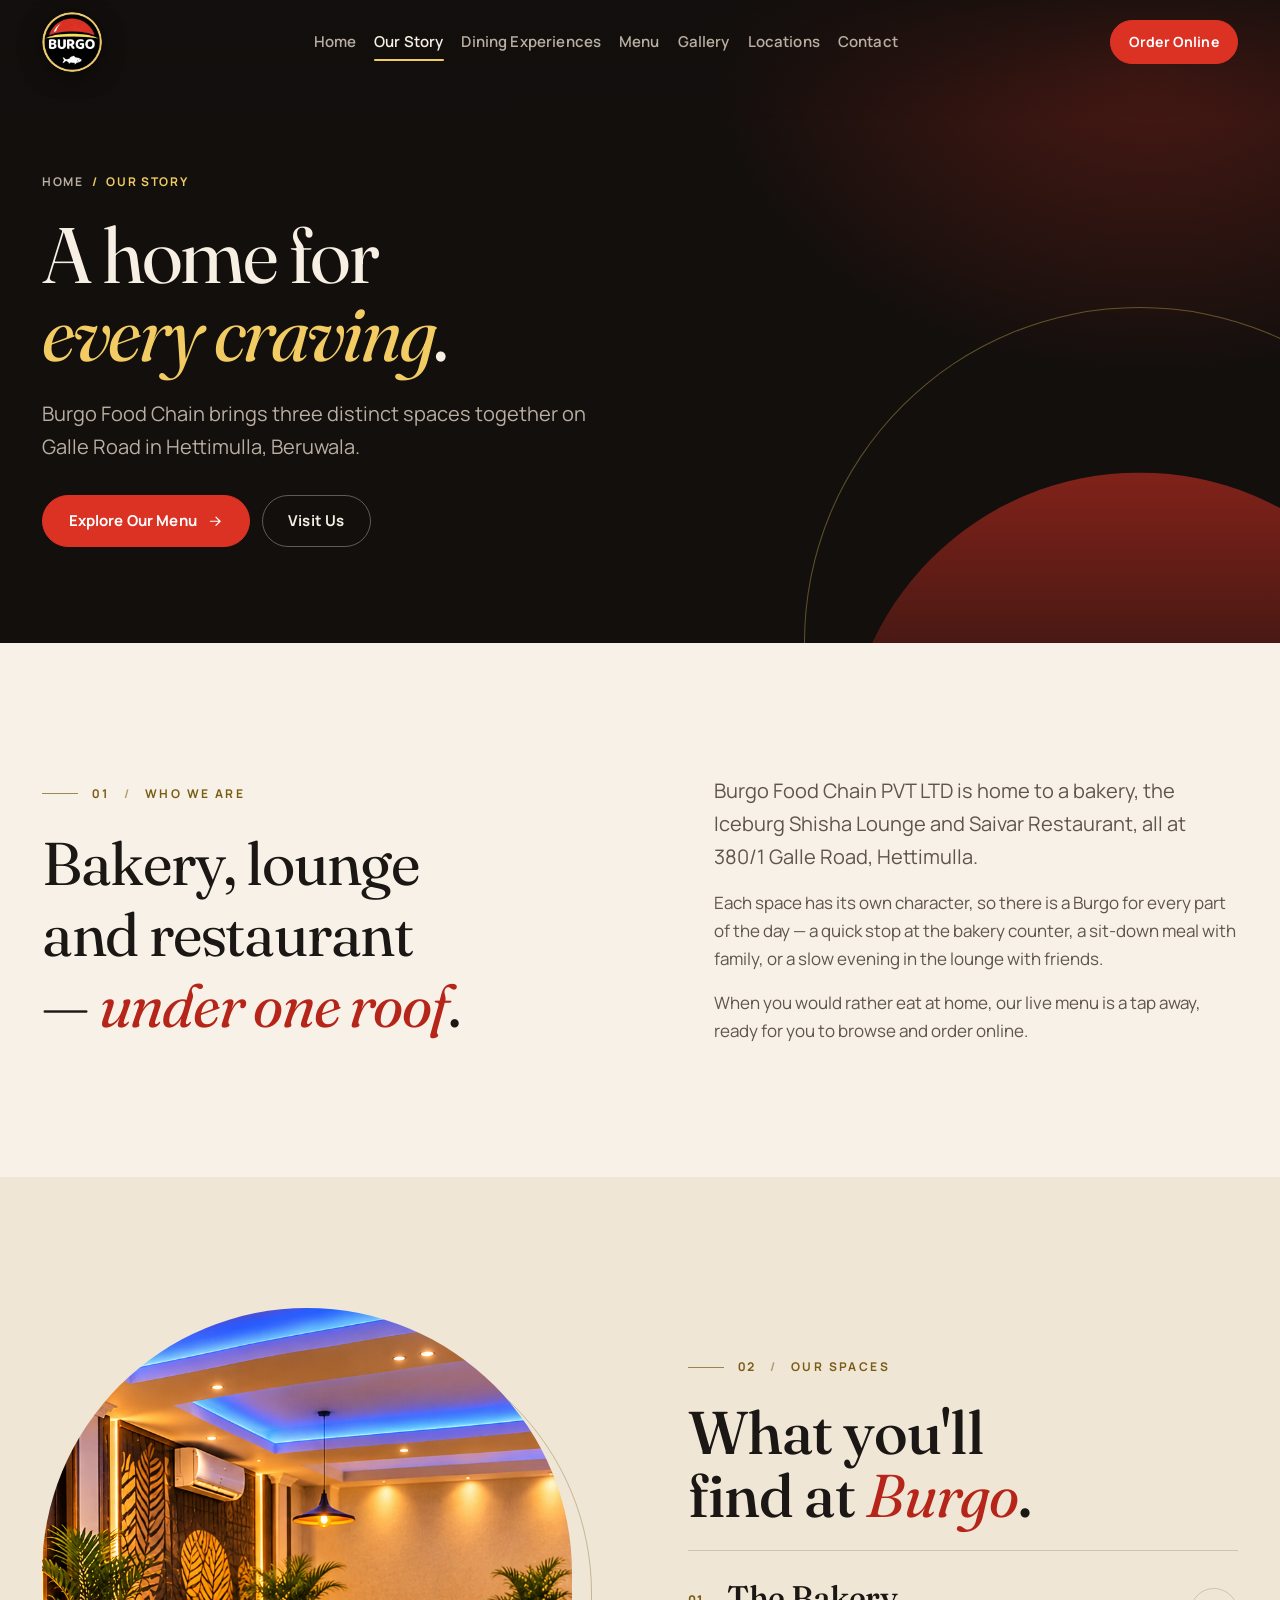
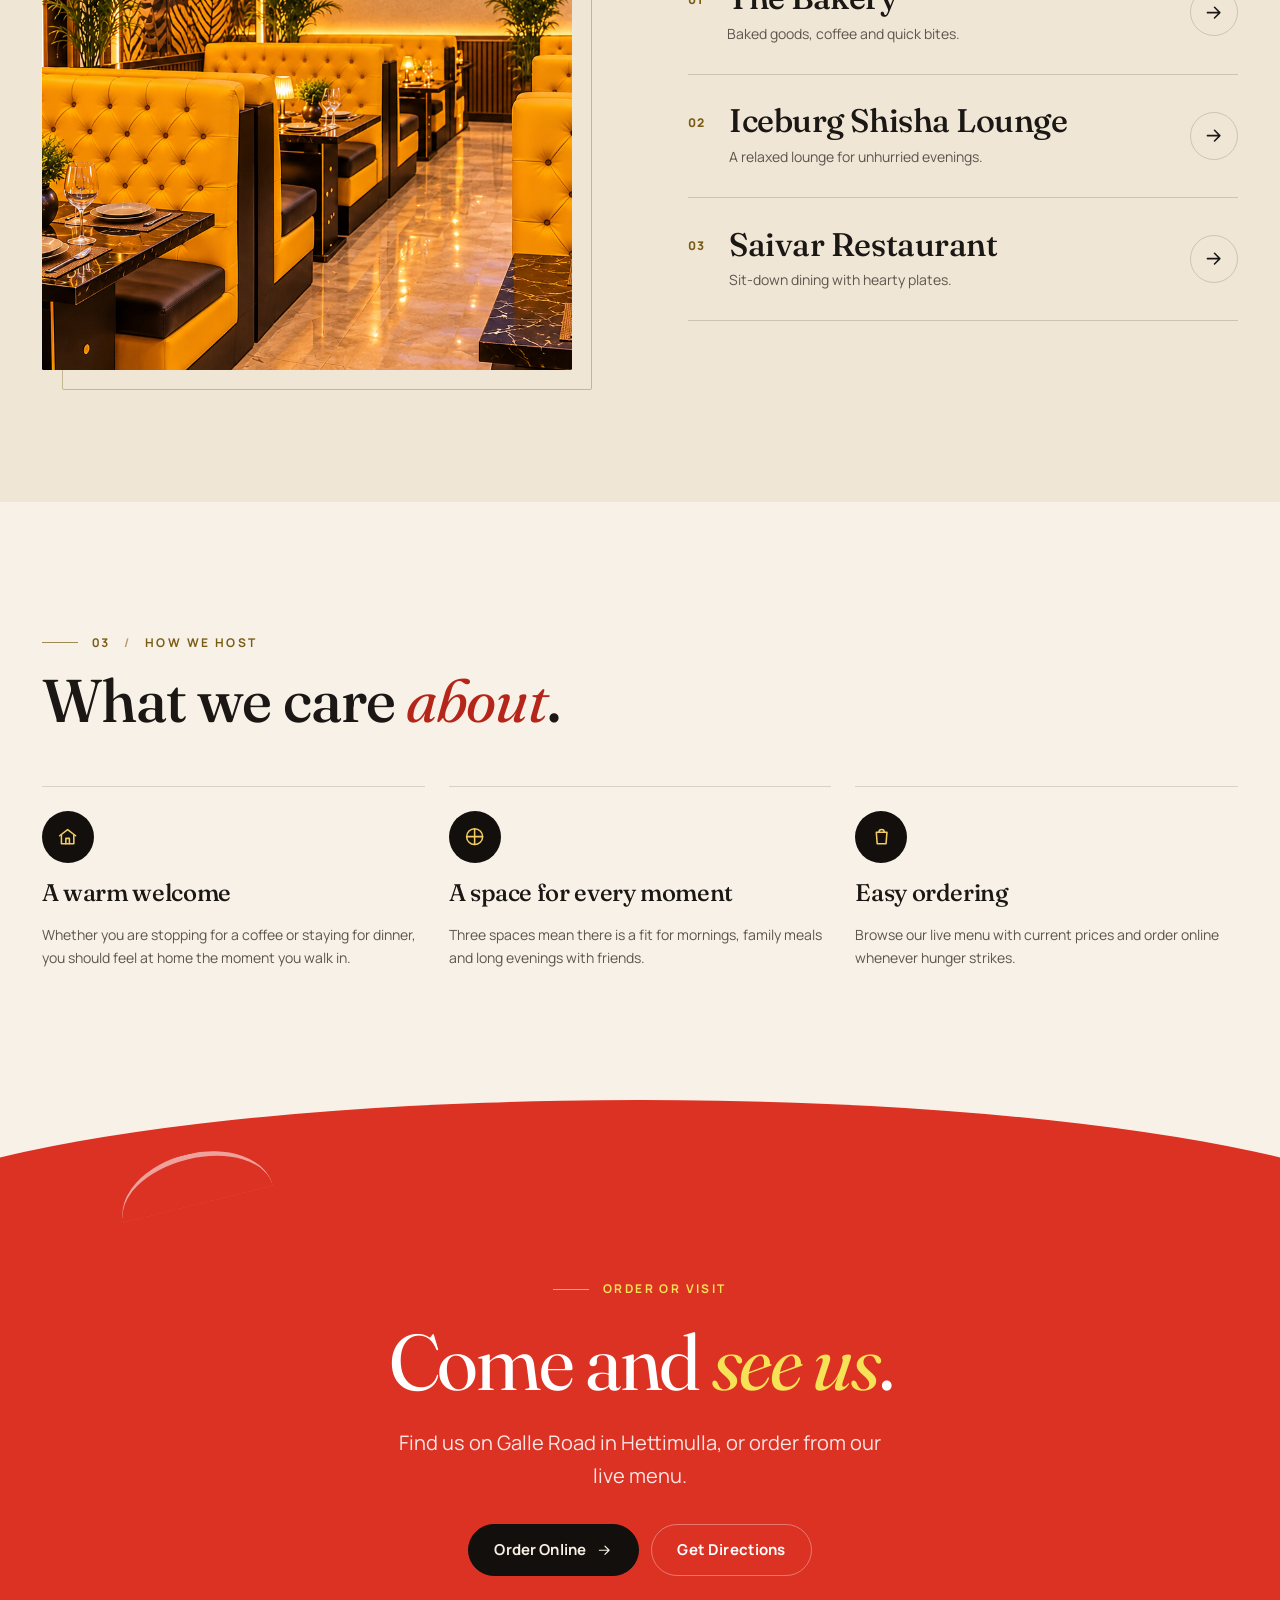
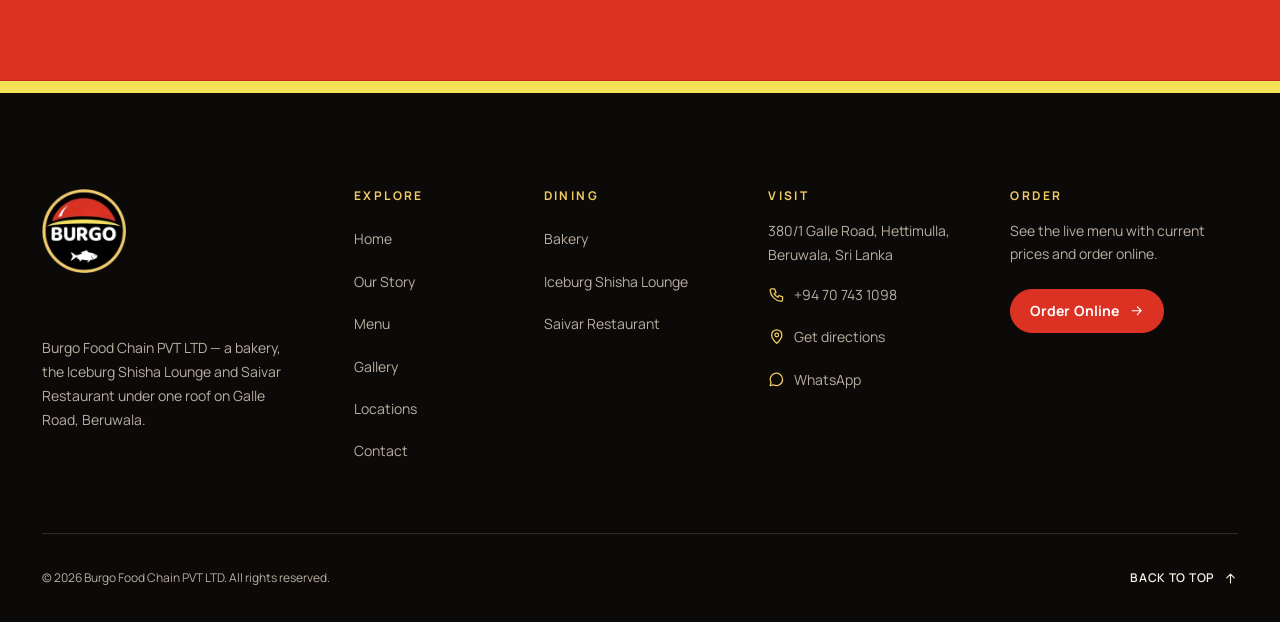
<file: about.html>
﻿<!DOCTYPE html>
<html lang="en">
<head>
  <meta charset="UTF-8">
  <meta name="viewport" content="width=device-width, initial-scale=1, viewport-fit=cover">
  <title>Our Story | Burgo Food Chain, Beruwala</title>
  <meta name="description" content="Meet Burgo Food Chain PVT LTD: a bakery, the Iceburg Shisha Lounge and Saivar Restaurant under one roof at 380/1 Galle Road, Hettimulla, Beruwala.">
  <link rel="canonical" href="https://burgofc.com/about.html">
  <meta name="theme-color" content="#120F0D">

  <meta property="og:type" content="website">
  <meta property="og:site_name" content="Burgo Food Chain">
  <meta property="og:url" content="https://burgofc.com/about.html">
  <meta property="og:title" content="Our Story | Burgo Food Chain">
  <meta property="og:description" content="A bakery, a shisha lounge and a restaurant under one roof on Galle Road, Beruwala.">
  <meta property="og:image" content="https://burgofc.com/assets/images/og-image.jpg">
  <meta name="twitter:card" content="summary_large_image">

  <link rel="icon" href="assets/icons/favicon.ico" sizes="48x48">
  <link rel="icon" type="image/png" href="assets/icons/favicon-32.png" sizes="32x32">
  <link rel="apple-touch-icon" href="assets/icons/apple-touch-icon.png">
  <link rel="manifest" href="site.webmanifest">

  <link rel="preconnect" href="https://fonts.googleapis.com">
  <link rel="preconnect" href="https://fonts.gstatic.com" crossorigin>
  <link rel="stylesheet" href="https://fonts.googleapis.com/css2?family=Fraunces:ital,opsz,wght@0,9..144,300..600;1,9..144,300..600&family=Manrope:wght@400;500;600;700;800&display=swap">
  <link rel="stylesheet" href="css/style.css">
  <script>document.documentElement.classList.add('js');</script>
</head>
<body id="top">
  <a class="skip-link" href="#main">Skip to content</a>

  <!-- ============ Header ============ -->
  <header class="site-header" data-header>
    <div class="container container--wide site-header__inner">
      <a class="brand" href="index.html" aria-label="Burgo Food Chain home">
        <img class="brand__logo" src="assets/images/brand/burgo-logo-192.webp" width="60" height="60" alt="Burgo Food Chain logo">
      </a>

      <nav class="primary-nav" aria-label="Primary">
        <ul class="primary-nav__list" role="list">
          <li><a class="primary-nav__link" href="index.html">Home</a></li>
          <li><a class="primary-nav__link" href="about.html" aria-current="page">Our Story</a></li>
          <li><a class="primary-nav__link" href="experiences.html">Dining Experiences</a></li>
          <li><a class="primary-nav__link" href="menu.html">Menu</a></li>
          <li><a class="primary-nav__link" href="gallery.html">Gallery</a></li>
          <li><a class="primary-nav__link" href="locations.html">Locations</a></li>
          <li><a class="primary-nav__link" href="locations.html#contact">Contact</a></li>
        </ul>
      </nav>

      <div class="site-header__actions">
        <a class="btn btn--primary btn--sm" href="menu.html#order" data-link="order"><span>Order<span class="site-header__order-extra"> Online</span></span></a>
        <button class="menu-toggle" type="button" aria-expanded="false" aria-controls="mobile-menu" data-menu-toggle>
          <span class="visually-hidden">Open menu</span>
          <span class="menu-toggle__bars" aria-hidden="true"></span>
        </button>
      </div>
    </div>
  </header>

  <div class="mobile-menu" id="mobile-menu" data-mobile-menu inert>
    <div class="mobile-menu__backdrop" data-menu-close></div>
    <div class="mobile-menu__panel" role="dialog" aria-modal="true" aria-label="Site menu">
      <div class="mobile-menu__head">
        <a class="mobile-menu__brand" href="index.html">
          <img src="assets/images/brand/burgo-logo-96.webp" width="40" height="40" alt="">
          <span>Burgo Food Chain</span>
        </a>
        <button class="icon-btn mobile-menu__close" type="button" data-menu-close>
          <span class="visually-hidden">Close menu</span>
          <svg class="icon" viewBox="0 0 24 24" aria-hidden="true"><path d="M6 6l12 12M18 6L6 18"/></svg>
        </button>
      </div>
      <nav class="mobile-menu__nav" aria-label="Mobile">
        <ul class="mobile-menu__list" role="list">
          <li class="mobile-menu__item"><a class="mobile-menu__link" href="index.html"><span class="mobile-menu__num">01</span>Home</a></li>
          <li class="mobile-menu__item"><a class="mobile-menu__link" href="about.html" aria-current="page"><span class="mobile-menu__num">02</span>Our Story</a></li>
          <li class="mobile-menu__item"><a class="mobile-menu__link" href="experiences.html"><span class="mobile-menu__num">03</span>Dining Experiences</a></li>
          <li class="mobile-menu__item"><a class="mobile-menu__link" href="menu.html"><span class="mobile-menu__num">04</span>Menu</a></li>
          <li class="mobile-menu__item"><a class="mobile-menu__link" href="gallery.html"><span class="mobile-menu__num">05</span>Gallery</a></li>
          <li class="mobile-menu__item"><a class="mobile-menu__link" href="locations.html"><span class="mobile-menu__num">06</span>Locations</a></li>
          <li class="mobile-menu__item"><a class="mobile-menu__link" href="locations.html#contact"><span class="mobile-menu__num">07</span>Contact</a></li>
        </ul>
      </nav>
      <div class="mobile-menu__footer theme-dark">
        <a class="btn btn--primary btn--block" href="menu.html#order" data-link="order">
          Order Online
          <svg class="icon icon--arrow" viewBox="0 0 24 24" aria-hidden="true"><path d="M5 12h14M13 6l6 6-6 6"/></svg>
        </a>
        <div class="mobile-menu__row">
          <a class="btn btn--ghost btn--sm" href="tel:+94707431098" data-link="call">Call</a>
          <a class="btn btn--ghost btn--sm" href="https://wa.me/94707431098" data-link="whatsapp">WhatsApp</a>
        </div>
        <address class="mobile-menu__address">380/1 Galle Road, Hettimulla, Beruwala</address>
      </div>
    </div>
  </div>

  <main id="main">

    <!-- ============ Page hero ============ -->
    <section class="page-hero theme-dark" aria-labelledby="page-title">
      <div class="page-hero__dome" aria-hidden="true"></div>
      <div class="container">
        <nav class="breadcrumb" aria-label="Breadcrumb" data-enter>
          <ol>
            <li><a href="index.html">Home</a></li>
            <li><span aria-current="page">Our Story</span></li>
          </ol>
        </nav>
        <h1 class="page-hero__title" id="page-title" data-enter style="--enter-delay: 120">A home for <em>every craving</em>.</h1>
        <p class="page-hero__lead" data-enter style="--enter-delay: 240">Burgo Food Chain brings three distinct spaces together on Galle Road in Hettimulla, Beruwala.</p>
        <div class="btn-group btn-group--stack-sm" data-enter style="--enter-delay: 360">
          <a class="btn btn--primary" href="menu.html">
            Explore Our Menu
            <svg class="icon icon--arrow" viewBox="0 0 24 24" aria-hidden="true"><path d="M5 12h14M13 6l6 6-6 6"/></svg>
          </a>
          <a class="btn btn--ghost" href="locations.html">Visit Us</a>
        </div>
      </div>
    </section>

    <!-- ============ Who we are ============ -->
    <section class="section theme-light" aria-labelledby="who-title">
      <div class="container">
        <div class="intro-split">
          <div data-reveal>
            <p class="eyebrow"><span class="eyebrow__num">01</span>Who we are</p>
            <h2 class="display" id="who-title" style="margin-top: var(--space-5)">Bakery, lounge and restaurant — <em>under one roof</em>.</h2>
          </div>
          <!-- PLACEHOLDER COPY: replace with Burgo's verified history (founding year, founders, milestones) when available -->
          <div class="prose" data-reveal>
            <p class="lead">Burgo Food Chain PVT LTD is home to a bakery, the Iceburg Shisha Lounge and Saivar Restaurant, all at 380/1 Galle Road, Hettimulla.</p>
            <p>Each space has its own character, so there is a Burgo for every part of the day — a quick stop at the bakery counter, a sit-down meal with family, or a slow evening in the lounge with friends.</p>
            <p>When you would rather eat at home, our live menu is a tap away, ready for you to browse and order online.</p>
          </div>
        </div>
      </div>
    </section>

    <!-- ============ Our spaces ============ -->
    <section class="section theme-alt" aria-labelledby="spaces-title">
      <div class="container">
        <div class="feature">
          <figure class="feature__media-wrap" data-reveal>
            <div class="ring-deco" aria-hidden="true"></div>
            <div class="media media--arch media--portrait">
              <!-- PLACEHOLDER IMAGE: replace with an official photo of Burgo (4:5) -->
              <img src="assets/images/photos/story-dining-room.jpg?v=9" width="604" height="756" loading="lazy" decoding="async" alt="Yellow booth seating in the Burgo dining room">
            </div>
          </figure>

          <div class="feature__body" data-reveal>
            <p class="eyebrow"><span class="eyebrow__num">02</span>Our spaces</p>
            <h2 class="feature__title" id="spaces-title">What you'll find at <em>Burgo</em>.</h2>
            <ul class="index-list" role="list" style="width: 100%">
              <li class="index-list__item">
                <span class="index-list__num">01</span>
                <div>
                  <h3 class="index-list__title"><a href="experiences.html#bakery">The Bakery</a></h3>
                  <p class="index-list__desc">Baked goods, coffee and quick bites.</p>
                </div>
                <span class="index-list__arrow" aria-hidden="true"><svg class="icon" viewBox="0 0 24 24"><path d="M5 12h14M13 6l6 6-6 6"/></svg></span>
              </li>
              <li class="index-list__item">
                <span class="index-list__num">02</span>
                <div>
                  <h3 class="index-list__title"><a href="experiences.html#iceburg">Iceburg Shisha Lounge</a></h3>
                  <p class="index-list__desc">A relaxed lounge for unhurried evenings.</p>
                </div>
                <span class="index-list__arrow" aria-hidden="true"><svg class="icon" viewBox="0 0 24 24"><path d="M5 12h14M13 6l6 6-6 6"/></svg></span>
              </li>
              <li class="index-list__item">
                <span class="index-list__num">03</span>
                <div>
                  <h3 class="index-list__title"><a href="experiences.html#saivar">Saivar Restaurant</a></h3>
                  <p class="index-list__desc">Sit-down dining with hearty plates.</p>
                </div>
                <span class="index-list__arrow" aria-hidden="true"><svg class="icon" viewBox="0 0 24 24"><path d="M5 12h14M13 6l6 6-6 6"/></svg></span>
              </li>
            </ul>
          </div>
        </div>
      </div>
    </section>

    <!-- ============ How we host ============ -->
    <section class="section theme-light" aria-labelledby="values-title">
      <div class="container">
        <div class="section-head">
          <p class="eyebrow" data-reveal><span class="eyebrow__num">03</span>How we host</p>
          <h2 class="section-head__title" id="values-title" data-reveal>What we care <em>about</em>.</h2>
        </div>

        <!-- PLACEHOLDER COPY: confirm these values with Burgo management -->
        <div class="values" data-reveal-stagger>
          <article class="value">
            <span class="value__icon"><svg class="icon" viewBox="0 0 24 24" aria-hidden="true"><path d="M3 11l9-7 9 7"/><path d="M5 10v10h14V10"/><path d="M10 20v-6h4v6"/></svg></span>
            <h3 class="value__title">A warm welcome</h3>
            <p class="value__text">Whether you are stopping for a coffee or staying for dinner, you should feel at home the moment you walk in.</p>
          </article>
          <article class="value">
            <span class="value__icon"><svg class="icon" viewBox="0 0 24 24" aria-hidden="true"><circle cx="12" cy="12" r="9"/><path d="M12 3v18M3 12h18"/></svg></span>
            <h3 class="value__title">A space for every moment</h3>
            <p class="value__text">Three spaces mean there is a fit for mornings, family meals and long evenings with friends.</p>
          </article>
          <article class="value">
            <span class="value__icon"><svg class="icon" viewBox="0 0 24 24" aria-hidden="true"><path d="M6 7h12l-1 13H7L6 7z"/><path d="M9 7a3 3 0 0 1 6 0"/></svg></span>
            <h3 class="value__title">Easy ordering</h3>
            <p class="value__text">Browse our live menu with current prices and order online whenever hunger strikes.</p>
          </article>
        </div>
      </div>
    </section>

    <!-- ============ CTA band ============ -->
    <section class="cta-band cta-band--on-light theme-red" aria-labelledby="cta-title">
      <span class="cta-band__gloss" aria-hidden="true"></span>
      <div class="container cta-band__inner">
        <p class="eyebrow" data-reveal>Order or visit</p>
        <h2 class="cta-band__title" id="cta-title" data-reveal>Come and <em>see us</em>.</h2>
        <p class="cta-band__text" data-reveal>Find us on Galle Road in Hettimulla, or order from our live menu.</p>
        <div class="btn-group btn-group--stack-sm" data-reveal>
          <a class="btn btn--dark" href="menu.html#order" data-link="order">
            Order Online
            <svg class="icon icon--arrow" viewBox="0 0 24 24" aria-hidden="true"><path d="M5 12h14M13 6l6 6-6 6"/></svg>
          </a>
          <a class="btn btn--ghost" href="https://www.google.com/maps/search/?api=1&amp;query=380%2F1%20Galle%20Road%2C%20Hettimulla%2C%20Beruwala" data-link="directions">Get Directions</a>
        </div>
      </div>
      <span class="cta-band__rim" aria-hidden="true"></span>
    </section>
  </main>

  <!-- ============ Footer ============ -->
  <footer class="site-footer theme-dark">
    <div class="container container--wide">
      <div class="site-footer__top">
        <div class="site-footer__brand">
          <img class="site-footer__logo" src="assets/images/brand/burgo-logo-192.webp" width="84" height="84" loading="lazy" alt="Burgo Food Chain logo">
          <p class="site-footer__intro">Burgo Food Chain PVT LTD — a bakery, the Iceburg Shisha Lounge and Saivar Restaurant under one roof on Galle Road, Beruwala.</p>
          <div class="social" data-hide-if-empty>
            <a class="social__link" href="#" data-social="instagram" aria-label="Burgo on Instagram"><svg class="icon" viewBox="0 0 24 24" aria-hidden="true"><rect x="3" y="3" width="18" height="18" rx="5"/><circle cx="12" cy="12" r="4"/><circle cx="17.5" cy="6.5" r=".6"/></svg></a>
            <a class="social__link" href="#" data-social="facebook" aria-label="Burgo on Facebook"><svg class="icon" viewBox="0 0 24 24" aria-hidden="true"><path d="M14 8h3V4h-3a4 4 0 0 0-4 4v3H7v4h3v6h4v-6h3l1-4h-4V8.5a.5.5 0 0 1 .5-.5z"/></svg></a>
            <a class="social__link" href="#" data-social="tiktok" aria-label="Burgo on TikTok"><svg class="icon" viewBox="0 0 24 24" aria-hidden="true"><path d="M14 3v11.5a3.5 3.5 0 1 1-3.5-3.5"/><path d="M14 3c.5 2.8 2.4 4.6 5 5"/></svg></a>
            <a class="social__link" href="#" data-social="youtube" aria-label="Burgo on YouTube"><svg class="icon" viewBox="0 0 24 24" aria-hidden="true"><rect x="2.5" y="5.5" width="19" height="13" rx="4"/><path d="M10.5 9.5v5l4.5-2.5z"/></svg></a>
          </div>
        </div>

        <nav class="site-footer__col" aria-label="Footer">
          <h2 class="site-footer__heading">Explore</h2>
          <ul class="site-footer__links" role="list">
            <li><a class="site-footer__link" href="index.html">Home</a></li>
            <li><a class="site-footer__link" href="about.html">Our Story</a></li>
            <li><a class="site-footer__link" href="menu.html">Menu</a></li>
            <li><a class="site-footer__link" href="gallery.html">Gallery</a></li>
            <li><a class="site-footer__link" href="locations.html">Locations</a></li>
            <li><a class="site-footer__link" href="locations.html#contact">Contact</a></li>
          </ul>
        </nav>

        <div class="site-footer__col">
          <h2 class="site-footer__heading">Dining</h2>
          <ul class="site-footer__links" role="list">
            <li><a class="site-footer__link" href="experiences.html#bakery">Bakery</a></li>
            <li><a class="site-footer__link" href="experiences.html#iceburg">Iceburg Shisha Lounge</a></li>
            <li><a class="site-footer__link" href="experiences.html#saivar">Saivar Restaurant</a></li>
          </ul>
        </div>

        <div class="site-footer__col site-footer__visit">
          <h2 class="site-footer__heading">Visit</h2>
          <address>380/1 Galle Road, Hettimulla,<br>Beruwala, Sri Lanka</address>
          <ul class="site-footer__links" role="list">
            <li><a class="site-footer__link" href="tel:+94707431098"><svg class="icon" viewBox="0 0 24 24" aria-hidden="true"><path d="M5 4h4l2 5-2.5 1.5a11 11 0 0 0 5 5L15 13l5 2v4a2 2 0 0 1-2 2A16 16 0 0 1 3 6a2 2 0 0 1 2-2"/></svg>+94 70 743 1098</a></li>
            <li><a class="site-footer__link" href="https://www.google.com/maps/search/?api=1&amp;query=380%2F1%20Galle%20Road%2C%20Hettimulla%2C%20Beruwala" data-link="directions"><svg class="icon" viewBox="0 0 24 24" aria-hidden="true"><path d="M12 21s-7-6.2-7-11.5a7 7 0 0 1 14 0C19 14.8 12 21 12 21z"/><circle cx="12" cy="9.5" r="2.5"/></svg>Get directions</a></li>
            <li><a class="site-footer__link" href="https://wa.me/94707431098" data-link="whatsapp"><svg class="icon" viewBox="0 0 24 24" aria-hidden="true"><path d="M20 11.5a8.5 8.5 0 0 1-12.6 7.4L3 20l1.2-4.2A8.5 8.5 0 1 1 20 11.5z"/></svg>WhatsApp</a></li>
          </ul>
        </div>

        <div class="site-footer__col site-footer__order">
          <h2 class="site-footer__heading">Order</h2>
          <p>See the live menu with current prices and order online.</p>
          <a class="btn btn--primary btn--sm" href="menu.html#order" data-link="order">
            Order Online
            <svg class="icon icon--arrow" viewBox="0 0 24 24" aria-hidden="true"><path d="M5 12h14M13 6l6 6-6 6"/></svg>
          </a>
        </div>
      </div>

      <div class="site-footer__bottom">
        <p>&copy; <span data-year>2026</span> Burgo Food Chain PVT LTD. All rights reserved.</p>
        <a class="back-to-top" href="#top">Back to top <svg class="icon" viewBox="0 0 24 24" aria-hidden="true"><path d="M12 19V5M6 11l6-6 6 6"/></svg></a>
      </div>
    </div>
  </footer>

  <script src="js/config.js"></script>
  <script src="js/analytics.js"></script>
  <script src="js/main.js"></script>
  <script src="js/navigation.js"></script>
  <script src="js/animations.js"></script>
</body>
</html>
</file>
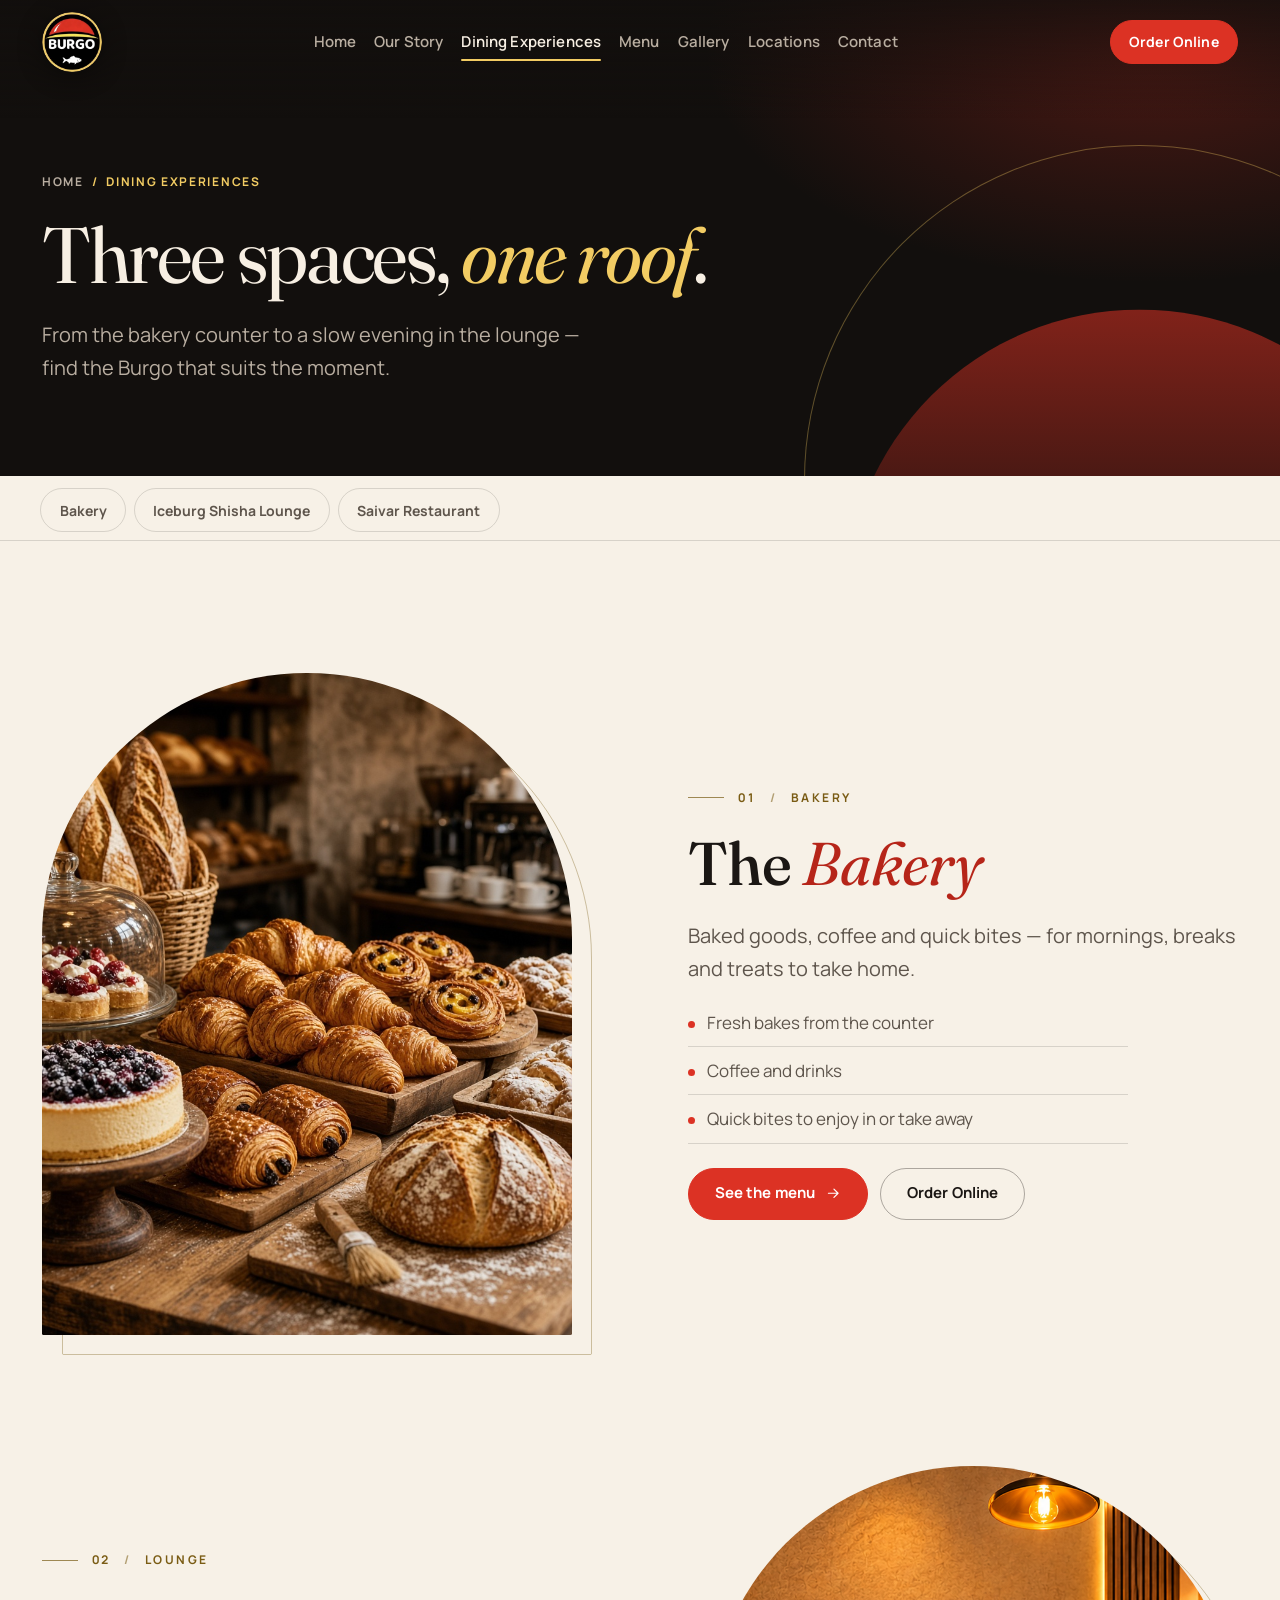
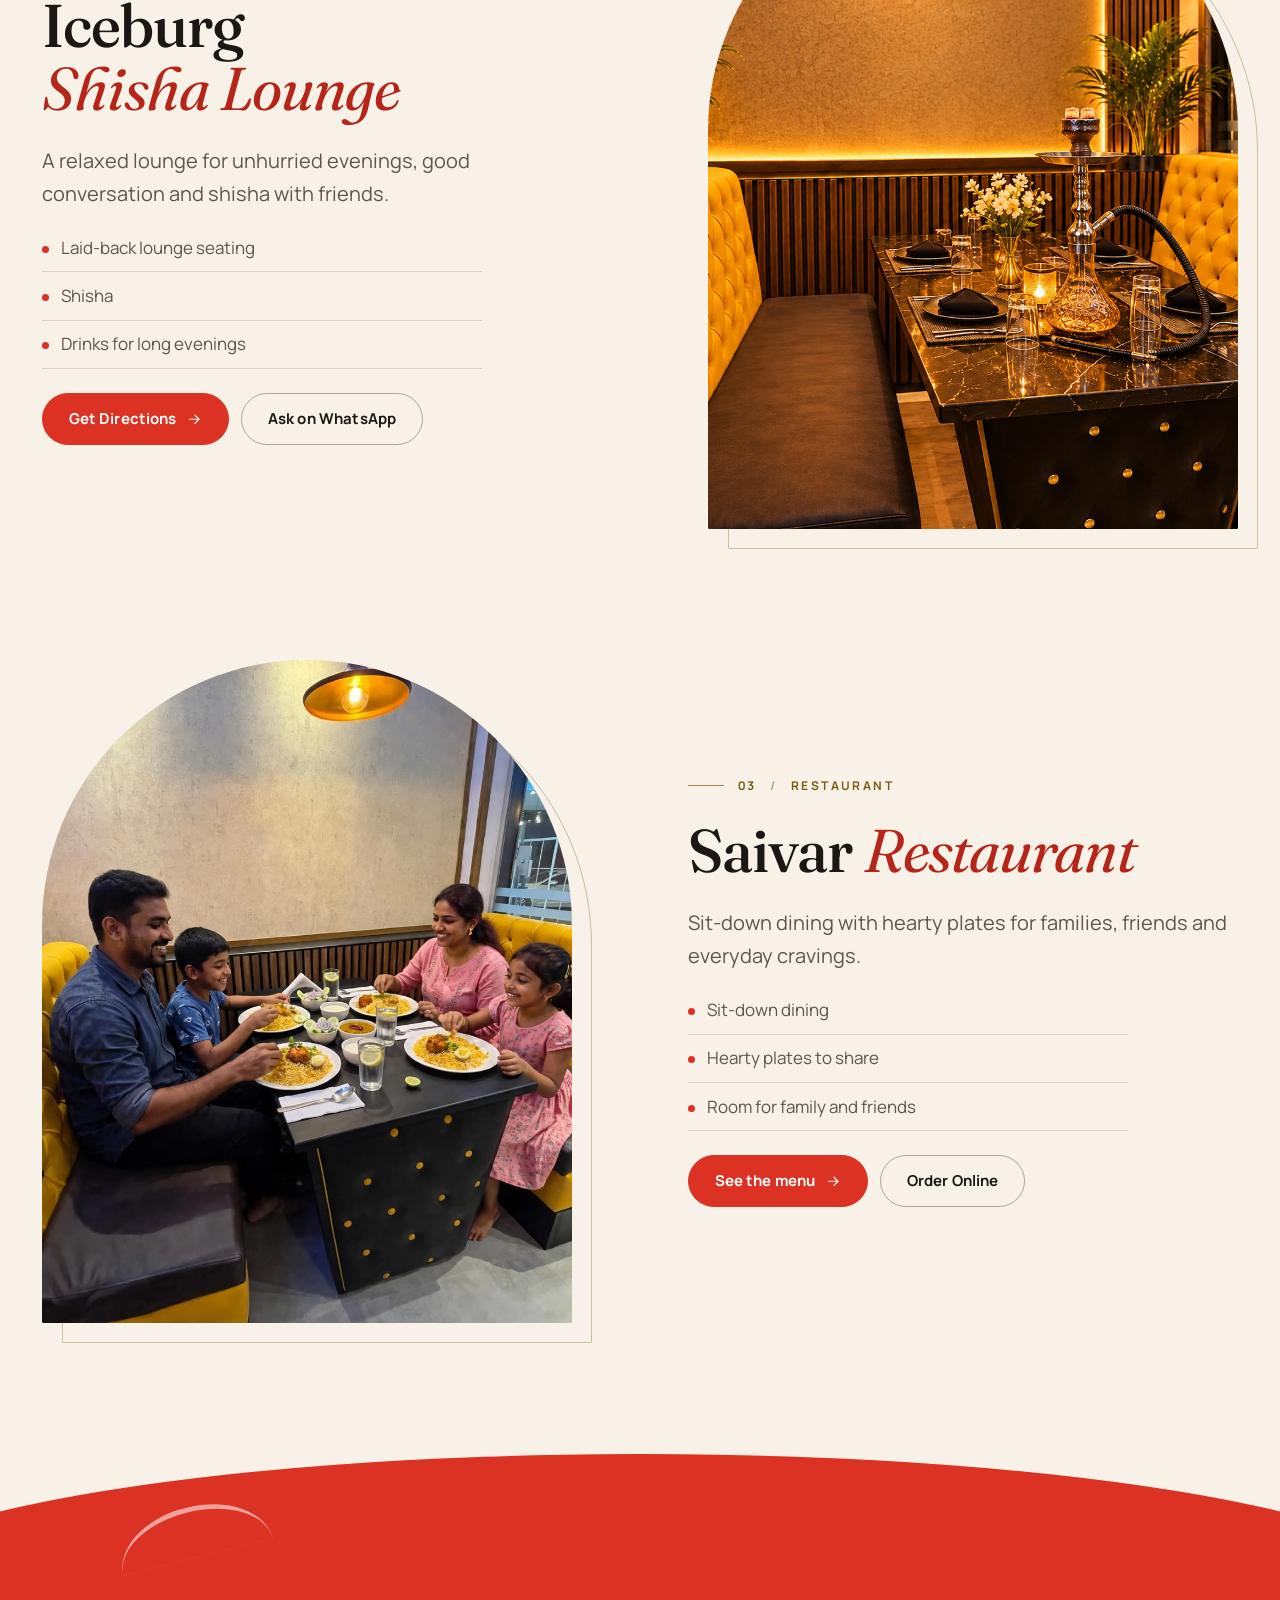
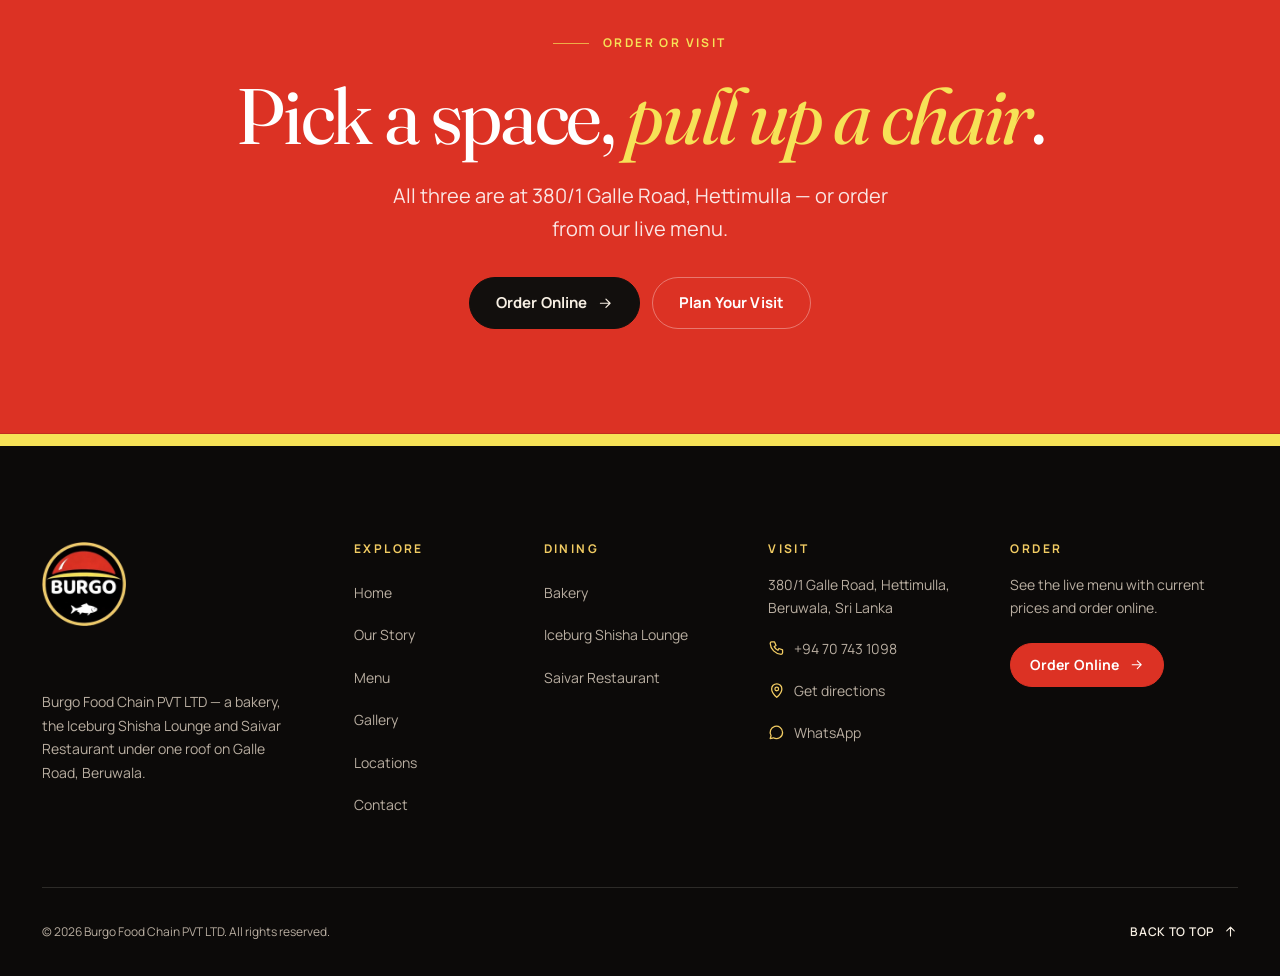
<file: experiences.html>
﻿<!DOCTYPE html>
<html lang="en">
<head>
  <meta charset="UTF-8">
  <meta name="viewport" content="width=device-width, initial-scale=1, viewport-fit=cover">
  <title>Dining Experiences | Bakery, Iceburg Shisha Lounge &amp; Saivar Restaurant | Burgo</title>
  <meta name="description" content="Explore the dining experiences at Burgo Food Chain in Beruwala: the Bakery, Iceburg Shisha Lounge and Saivar Restaurant, all at 380/1 Galle Road, Hettimulla.">
  <link rel="canonical" href="https://burgofc.com/experiences.html">
  <meta name="theme-color" content="#120F0D">

  <meta property="og:type" content="website">
  <meta property="og:site_name" content="Burgo Food Chain">
  <meta property="og:url" content="https://burgofc.com/experiences.html">
  <meta property="og:title" content="Dining Experiences | Burgo Food Chain">
  <meta property="og:description" content="The Bakery, Iceburg Shisha Lounge and Saivar Restaurant — three spaces under one roof in Beruwala.">
  <meta property="og:image" content="https://burgofc.com/assets/images/og-image.jpg">
  <meta name="twitter:card" content="summary_large_image">

  <link rel="icon" href="assets/icons/favicon.ico" sizes="48x48">
  <link rel="icon" type="image/png" href="assets/icons/favicon-32.png" sizes="32x32">
  <link rel="apple-touch-icon" href="assets/icons/apple-touch-icon.png">
  <link rel="manifest" href="site.webmanifest">

  <link rel="preconnect" href="https://fonts.googleapis.com">
  <link rel="preconnect" href="https://fonts.gstatic.com" crossorigin>
  <link rel="stylesheet" href="https://fonts.googleapis.com/css2?family=Fraunces:ital,opsz,wght@0,9..144,300..600;1,9..144,300..600&family=Manrope:wght@400;500;600;700;800&display=swap">
  <link rel="stylesheet" href="css/style.css">
  <script>document.documentElement.classList.add('js');</script>
</head>
<body id="top">
  <a class="skip-link" href="#main">Skip to content</a>

  <!-- ============ Header ============ -->
  <header class="site-header" data-header>
    <div class="container container--wide site-header__inner">
      <a class="brand" href="index.html" aria-label="Burgo Food Chain home">
        <img class="brand__logo" src="assets/images/brand/burgo-logo-192.webp" width="60" height="60" alt="Burgo Food Chain logo">
      </a>

      <nav class="primary-nav" aria-label="Primary">
        <ul class="primary-nav__list" role="list">
          <li><a class="primary-nav__link" href="index.html">Home</a></li>
          <li><a class="primary-nav__link" href="about.html">Our Story</a></li>
          <li><a class="primary-nav__link" href="experiences.html" aria-current="page">Dining Experiences</a></li>
          <li><a class="primary-nav__link" href="menu.html">Menu</a></li>
          <li><a class="primary-nav__link" href="gallery.html">Gallery</a></li>
          <li><a class="primary-nav__link" href="locations.html">Locations</a></li>
          <li><a class="primary-nav__link" href="locations.html#contact">Contact</a></li>
        </ul>
      </nav>

      <div class="site-header__actions">
        <a class="btn btn--primary btn--sm" href="menu.html#order" data-link="order"><span>Order<span class="site-header__order-extra"> Online</span></span></a>
        <button class="menu-toggle" type="button" aria-expanded="false" aria-controls="mobile-menu" data-menu-toggle>
          <span class="visually-hidden">Open menu</span>
          <span class="menu-toggle__bars" aria-hidden="true"></span>
        </button>
      </div>
    </div>
  </header>

  <div class="mobile-menu" id="mobile-menu" data-mobile-menu inert>
    <div class="mobile-menu__backdrop" data-menu-close></div>
    <div class="mobile-menu__panel" role="dialog" aria-modal="true" aria-label="Site menu">
      <div class="mobile-menu__head">
        <a class="mobile-menu__brand" href="index.html">
          <img src="assets/images/brand/burgo-logo-96.webp" width="40" height="40" alt="">
          <span>Burgo Food Chain</span>
        </a>
        <button class="icon-btn mobile-menu__close" type="button" data-menu-close>
          <span class="visually-hidden">Close menu</span>
          <svg class="icon" viewBox="0 0 24 24" aria-hidden="true"><path d="M6 6l12 12M18 6L6 18"/></svg>
        </button>
      </div>
      <nav class="mobile-menu__nav" aria-label="Mobile">
        <ul class="mobile-menu__list" role="list">
          <li class="mobile-menu__item"><a class="mobile-menu__link" href="index.html"><span class="mobile-menu__num">01</span>Home</a></li>
          <li class="mobile-menu__item"><a class="mobile-menu__link" href="about.html"><span class="mobile-menu__num">02</span>Our Story</a></li>
          <li class="mobile-menu__item"><a class="mobile-menu__link" href="experiences.html" aria-current="page"><span class="mobile-menu__num">03</span>Dining Experiences</a></li>
          <li class="mobile-menu__item"><a class="mobile-menu__link" href="menu.html"><span class="mobile-menu__num">04</span>Menu</a></li>
          <li class="mobile-menu__item"><a class="mobile-menu__link" href="gallery.html"><span class="mobile-menu__num">05</span>Gallery</a></li>
          <li class="mobile-menu__item"><a class="mobile-menu__link" href="locations.html"><span class="mobile-menu__num">06</span>Locations</a></li>
          <li class="mobile-menu__item"><a class="mobile-menu__link" href="locations.html#contact"><span class="mobile-menu__num">07</span>Contact</a></li>
        </ul>
      </nav>
      <div class="mobile-menu__footer theme-dark">
        <a class="btn btn--primary btn--block" href="menu.html#order" data-link="order">
          Order Online
          <svg class="icon icon--arrow" viewBox="0 0 24 24" aria-hidden="true"><path d="M5 12h14M13 6l6 6-6 6"/></svg>
        </a>
        <div class="mobile-menu__row">
          <a class="btn btn--ghost btn--sm" href="tel:+94707431098" data-link="call">Call</a>
          <a class="btn btn--ghost btn--sm" href="https://wa.me/94707431098" data-link="whatsapp">WhatsApp</a>
        </div>
        <address class="mobile-menu__address">380/1 Galle Road, Hettimulla, Beruwala</address>
      </div>
    </div>
  </div>

  <main id="main">

    <!-- ============ Page hero ============ -->
    <section class="page-hero theme-dark" aria-labelledby="page-title">
      <div class="page-hero__dome" aria-hidden="true"></div>
      <div class="container">
        <nav class="breadcrumb" aria-label="Breadcrumb" data-enter>
          <ol>
            <li><a href="index.html">Home</a></li>
            <li><span aria-current="page">Dining Experiences</span></li>
          </ol>
        </nav>
        <h1 class="page-hero__title" id="page-title" data-enter style="--enter-delay: 120">Three spaces, <em>one roof</em>.</h1>
        <p class="page-hero__lead" data-enter style="--enter-delay: 240">From the bakery counter to a slow evening in the lounge — find the Burgo that suits the moment.</p>
      </div>
    </section>

    <!-- ============ Jump navigation ============ -->
    <nav class="jump-nav theme-light" aria-label="Dining experiences on this page">
      <div class="container">
        <div class="tabs">
          <a class="tab" href="#bakery">Bakery</a>
          <a class="tab" href="#iceburg">Iceburg Shisha Lounge</a>
          <a class="tab" href="#saivar">Saivar Restaurant</a>
        </div>
      </div>
    </nav>

    <!-- ============ Experiences ============
         To add a new official dining area: copy one <article class="feature"> block,
         give it a unique id, alternate the "feature--reverse" class, and add a matching
         tab above, a card on index.html and a link in every footer. -->
    <section class="section theme-light" aria-label="Dining experiences">
      <div class="container">

        <article class="feature" id="bakery" aria-labelledby="bakery-title">
          <div class="feature__media-wrap" data-reveal>
            <div class="ring-deco" aria-hidden="true"></div>
            <div class="media media--arch media--portrait">
              <!-- PLACEHOLDER IMAGE: official bakery photo (4:5) -->
              <img src="assets/images/photos/experience-bakery.jpg" width="800" height="1000" loading="lazy" decoding="async" alt="Fresh bakes on the Burgo bakery counter">
            </div>
          </div>
          <div class="feature__body" data-reveal>
            <p class="eyebrow"><span class="eyebrow__num">01</span>Bakery</p>
            <h2 class="feature__title" id="bakery-title">The <em>Bakery</em></h2>
            <p class="lead">Baked goods, coffee and quick bites — for mornings, breaks and treats to take home.</p>
            <!-- PLACEHOLDER COPY: confirm the bakery offering -->
            <ul class="feature__list">
              <li>Fresh bakes from the counter</li>
              <li>Coffee and drinks</li>
              <li>Quick bites to enjoy in or take away</li>
            </ul>
            <div class="btn-group btn-group--stack-sm">
              <a class="btn btn--primary" href="menu.html#browse">
                See the menu
                <svg class="icon icon--arrow" viewBox="0 0 24 24" aria-hidden="true"><path d="M5 12h14M13 6l6 6-6 6"/></svg>
              </a>
              <a class="btn btn--ghost" href="menu.html#order" data-link="order">Order Online</a>
            </div>
          </div>
        </article>

        <article class="feature feature--reverse" id="iceburg" aria-labelledby="iceburg-title">
          <div class="feature__media-wrap" data-reveal>
            <div class="ring-deco" aria-hidden="true"></div>
            <div class="media media--arch media--portrait">
              <!-- PLACEHOLDER IMAGE: official Iceburg Shisha Lounge photo (4:5) -->
              <img src="assets/images/photos/experience-iceburg.jpg" width="800" height="1000" loading="lazy" decoding="async" alt="Iceburg Shisha Lounge evening atmosphere">
            </div>
          </div>
          <div class="feature__body" data-reveal>
            <p class="eyebrow"><span class="eyebrow__num">02</span>Lounge</p>
            <h2 class="feature__title" id="iceburg-title">Iceburg <em>Shisha Lounge</em></h2>
            <p class="lead">A relaxed lounge for unhurried evenings, good conversation and shisha with friends.</p>
            <!-- PLACEHOLDER COPY: confirm the lounge offering and any age or entry policies -->
            <ul class="feature__list">
              <li>Laid-back lounge seating</li>
              <li>Shisha</li>
              <li>Drinks for long evenings</li>
            </ul>
            <div class="btn-group btn-group--stack-sm">
              <a class="btn btn--primary" href="https://www.google.com/maps/search/?api=1&amp;query=380%2F1%20Galle%20Road%2C%20Hettimulla%2C%20Beruwala" data-link="directions">
                Get Directions
                <svg class="icon icon--arrow" viewBox="0 0 24 24" aria-hidden="true"><path d="M5 12h14M13 6l6 6-6 6"/></svg>
              </a>
              <a class="btn btn--ghost" href="https://wa.me/94707431098" data-link="whatsapp">Ask on WhatsApp</a>
            </div>
          </div>
        </article>

        <article class="feature" id="saivar" aria-labelledby="saivar-title">
          <div class="feature__media-wrap" data-reveal>
            <div class="ring-deco" aria-hidden="true"></div>
            <div class="media media--arch media--portrait">
              <!-- PLACEHOLDER IMAGE: official Saivar Restaurant photo (4:5) -->
              <img src="assets/images/photos/experience-saivar.jpg" width="800" height="1000" loading="lazy" decoding="async" alt="Dining table at Saivar Restaurant">
            </div>
          </div>
          <div class="feature__body" data-reveal>
            <p class="eyebrow"><span class="eyebrow__num">03</span>Restaurant</p>
            <h2 class="feature__title" id="saivar-title">Saivar <em>Restaurant</em></h2>
            <p class="lead">Sit-down dining with hearty plates for families, friends and everyday cravings.</p>
            <!-- PLACEHOLDER COPY: confirm the restaurant's cuisine and specialities -->
            <ul class="feature__list">
              <li>Sit-down dining</li>
              <li>Hearty plates to share</li>
              <li>Room for family and friends</li>
            </ul>
            <div class="btn-group btn-group--stack-sm">
              <a class="btn btn--primary" href="menu.html#browse">
                See the menu
                <svg class="icon icon--arrow" viewBox="0 0 24 24" aria-hidden="true"><path d="M5 12h14M13 6l6 6-6 6"/></svg>
              </a>
              <a class="btn btn--ghost" href="menu.html#order" data-link="order">Order Online</a>
            </div>
          </div>
        </article>

      </div>
    </section>

    <!-- ============ CTA band ============ -->
    <section class="cta-band cta-band--on-light theme-red" aria-labelledby="cta-title">
      <span class="cta-band__gloss" aria-hidden="true"></span>
      <div class="container cta-band__inner">
        <p class="eyebrow" data-reveal>Order or visit</p>
        <h2 class="cta-band__title" id="cta-title" data-reveal>Pick a space, <em>pull up a chair</em>.</h2>
        <p class="cta-band__text" data-reveal>All three are at 380/1 Galle Road, Hettimulla — or order from our live menu.</p>
        <div class="btn-group btn-group--stack-sm" data-reveal>
          <a class="btn btn--dark" href="menu.html#order" data-link="order">
            Order Online
            <svg class="icon icon--arrow" viewBox="0 0 24 24" aria-hidden="true"><path d="M5 12h14M13 6l6 6-6 6"/></svg>
          </a>
          <a class="btn btn--ghost" href="locations.html">Plan Your Visit</a>
        </div>
      </div>
      <span class="cta-band__rim" aria-hidden="true"></span>
    </section>
  </main>

  <!-- ============ Footer ============ -->
  <footer class="site-footer theme-dark">
    <div class="container container--wide">
      <div class="site-footer__top">
        <div class="site-footer__brand">
          <img class="site-footer__logo" src="assets/images/brand/burgo-logo-192.webp" width="84" height="84" loading="lazy" alt="Burgo Food Chain logo">
          <p class="site-footer__intro">Burgo Food Chain PVT LTD — a bakery, the Iceburg Shisha Lounge and Saivar Restaurant under one roof on Galle Road, Beruwala.</p>
          <div class="social" data-hide-if-empty>
            <a class="social__link" href="#" data-social="instagram" aria-label="Burgo on Instagram"><svg class="icon" viewBox="0 0 24 24" aria-hidden="true"><rect x="3" y="3" width="18" height="18" rx="5"/><circle cx="12" cy="12" r="4"/><circle cx="17.5" cy="6.5" r=".6"/></svg></a>
            <a class="social__link" href="#" data-social="facebook" aria-label="Burgo on Facebook"><svg class="icon" viewBox="0 0 24 24" aria-hidden="true"><path d="M14 8h3V4h-3a4 4 0 0 0-4 4v3H7v4h3v6h4v-6h3l1-4h-4V8.5a.5.5 0 0 1 .5-.5z"/></svg></a>
            <a class="social__link" href="#" data-social="tiktok" aria-label="Burgo on TikTok"><svg class="icon" viewBox="0 0 24 24" aria-hidden="true"><path d="M14 3v11.5a3.5 3.5 0 1 1-3.5-3.5"/><path d="M14 3c.5 2.8 2.4 4.6 5 5"/></svg></a>
            <a class="social__link" href="#" data-social="youtube" aria-label="Burgo on YouTube"><svg class="icon" viewBox="0 0 24 24" aria-hidden="true"><rect x="2.5" y="5.5" width="19" height="13" rx="4"/><path d="M10.5 9.5v5l4.5-2.5z"/></svg></a>
          </div>
        </div>

        <nav class="site-footer__col" aria-label="Footer">
          <h2 class="site-footer__heading">Explore</h2>
          <ul class="site-footer__links" role="list">
            <li><a class="site-footer__link" href="index.html">Home</a></li>
            <li><a class="site-footer__link" href="about.html">Our Story</a></li>
            <li><a class="site-footer__link" href="menu.html">Menu</a></li>
            <li><a class="site-footer__link" href="gallery.html">Gallery</a></li>
            <li><a class="site-footer__link" href="locations.html">Locations</a></li>
            <li><a class="site-footer__link" href="locations.html#contact">Contact</a></li>
          </ul>
        </nav>

        <div class="site-footer__col">
          <h2 class="site-footer__heading">Dining</h2>
          <ul class="site-footer__links" role="list">
            <li><a class="site-footer__link" href="experiences.html#bakery">Bakery</a></li>
            <li><a class="site-footer__link" href="experiences.html#iceburg">Iceburg Shisha Lounge</a></li>
            <li><a class="site-footer__link" href="experiences.html#saivar">Saivar Restaurant</a></li>
          </ul>
        </div>

        <div class="site-footer__col site-footer__visit">
          <h2 class="site-footer__heading">Visit</h2>
          <address>380/1 Galle Road, Hettimulla,<br>Beruwala, Sri Lanka</address>
          <ul class="site-footer__links" role="list">
            <li><a class="site-footer__link" href="tel:+94707431098"><svg class="icon" viewBox="0 0 24 24" aria-hidden="true"><path d="M5 4h4l2 5-2.5 1.5a11 11 0 0 0 5 5L15 13l5 2v4a2 2 0 0 1-2 2A16 16 0 0 1 3 6a2 2 0 0 1 2-2"/></svg>+94 70 743 1098</a></li>
            <li><a class="site-footer__link" href="https://www.google.com/maps/search/?api=1&amp;query=380%2F1%20Galle%20Road%2C%20Hettimulla%2C%20Beruwala" data-link="directions"><svg class="icon" viewBox="0 0 24 24" aria-hidden="true"><path d="M12 21s-7-6.2-7-11.5a7 7 0 0 1 14 0C19 14.8 12 21 12 21z"/><circle cx="12" cy="9.5" r="2.5"/></svg>Get directions</a></li>
            <li><a class="site-footer__link" href="https://wa.me/94707431098" data-link="whatsapp"><svg class="icon" viewBox="0 0 24 24" aria-hidden="true"><path d="M20 11.5a8.5 8.5 0 0 1-12.6 7.4L3 20l1.2-4.2A8.5 8.5 0 1 1 20 11.5z"/></svg>WhatsApp</a></li>
          </ul>
        </div>

        <div class="site-footer__col site-footer__order">
          <h2 class="site-footer__heading">Order</h2>
          <p>See the live menu with current prices and order online.</p>
          <a class="btn btn--primary btn--sm" href="menu.html#order" data-link="order">
            Order Online
            <svg class="icon icon--arrow" viewBox="0 0 24 24" aria-hidden="true"><path d="M5 12h14M13 6l6 6-6 6"/></svg>
          </a>
        </div>
      </div>

      <div class="site-footer__bottom">
        <p>&copy; <span data-year>2026</span> Burgo Food Chain PVT LTD. All rights reserved.</p>
        <a class="back-to-top" href="#top">Back to top <svg class="icon" viewBox="0 0 24 24" aria-hidden="true"><path d="M12 19V5M6 11l6-6 6 6"/></svg></a>
      </div>
    </div>
  </footer>

  <script src="js/config.js"></script>
  <script src="js/analytics.js"></script>
  <script src="js/main.js"></script>
  <script src="js/navigation.js"></script>
  <script src="js/animations.js"></script>
</body>
</html>
</file>
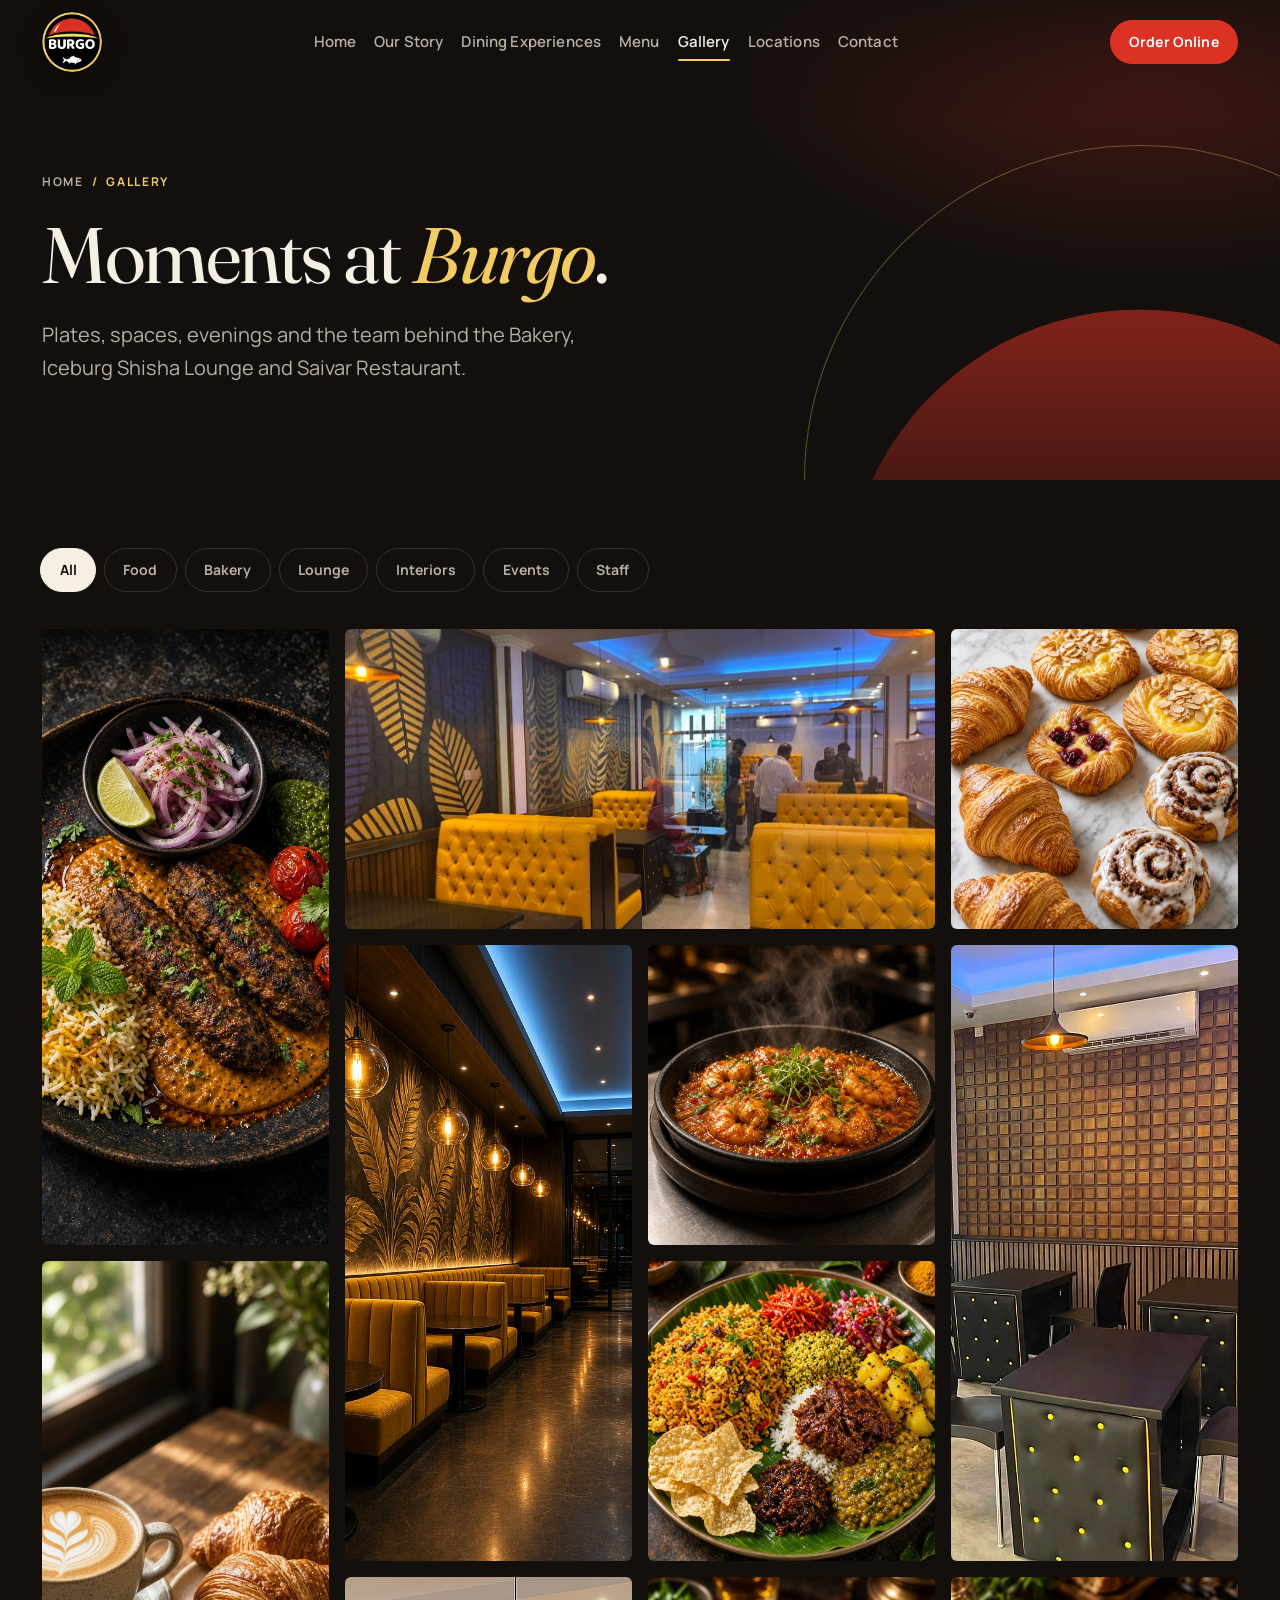
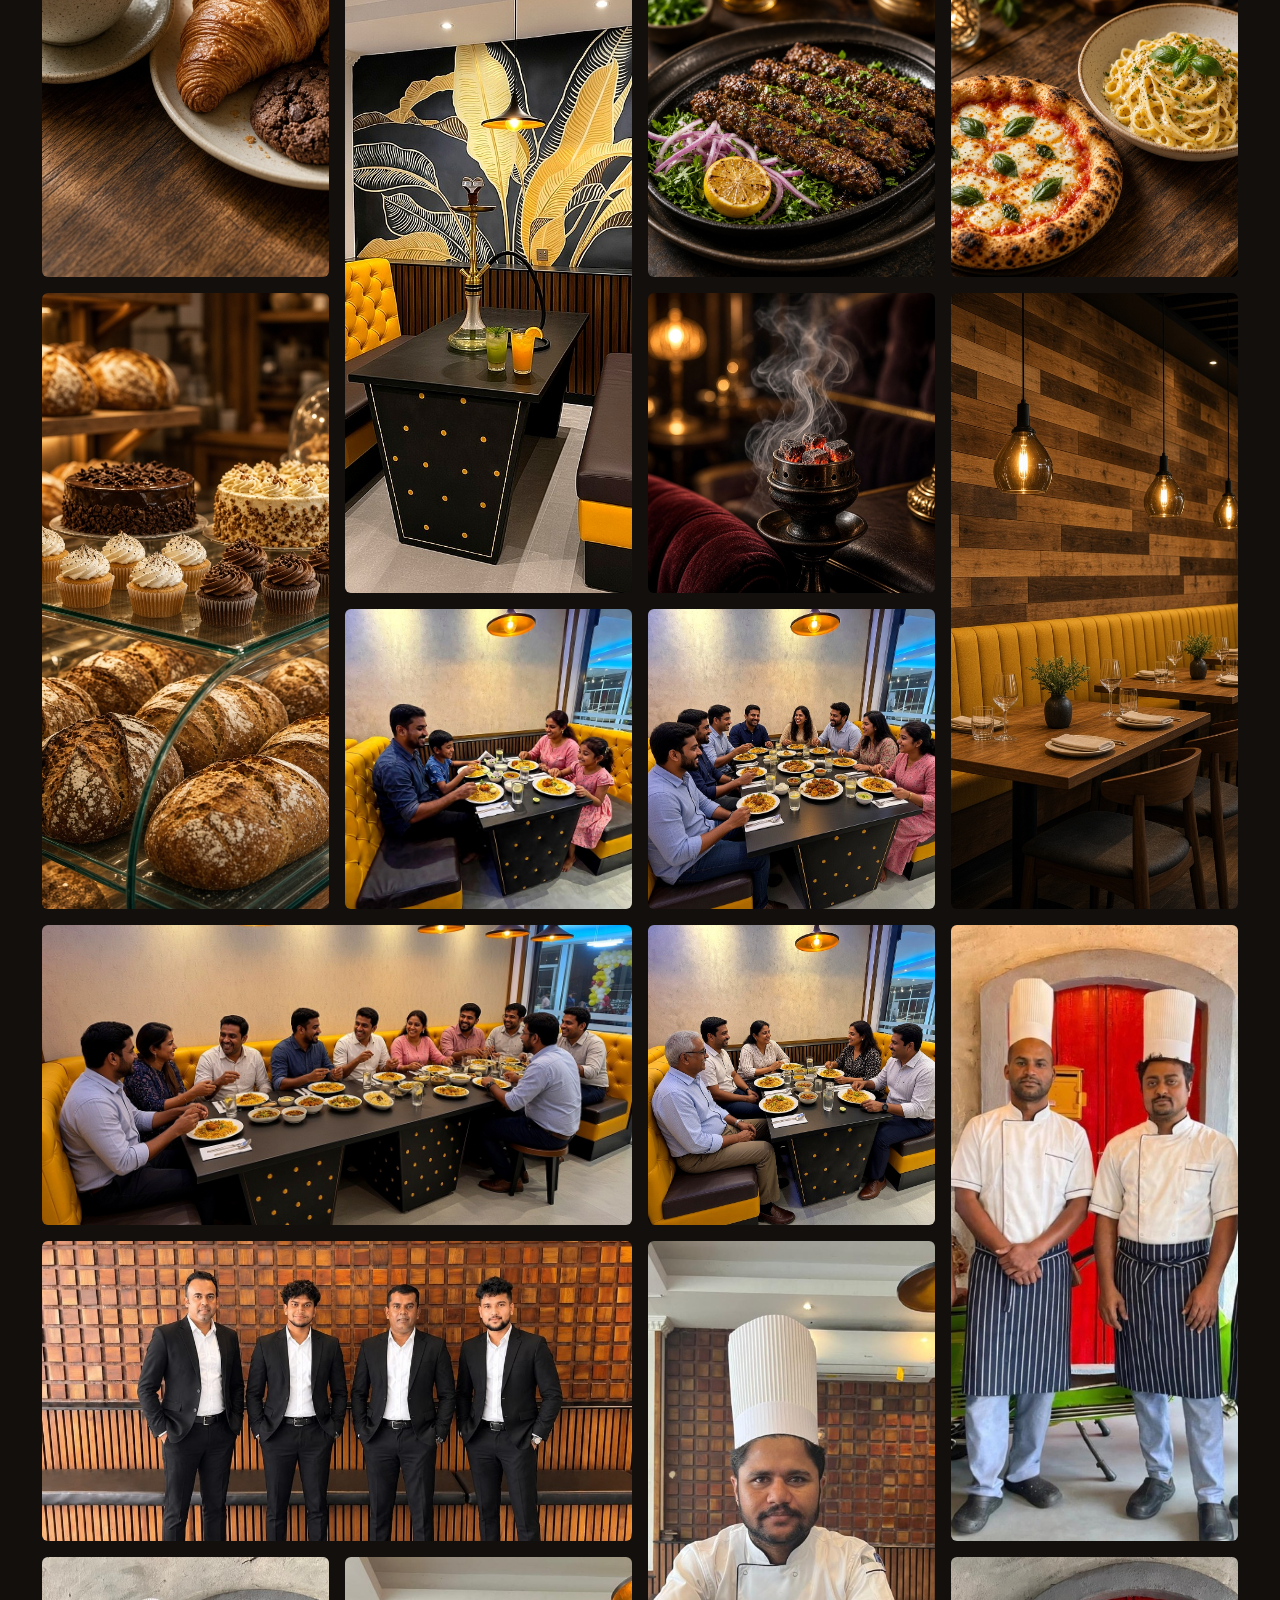
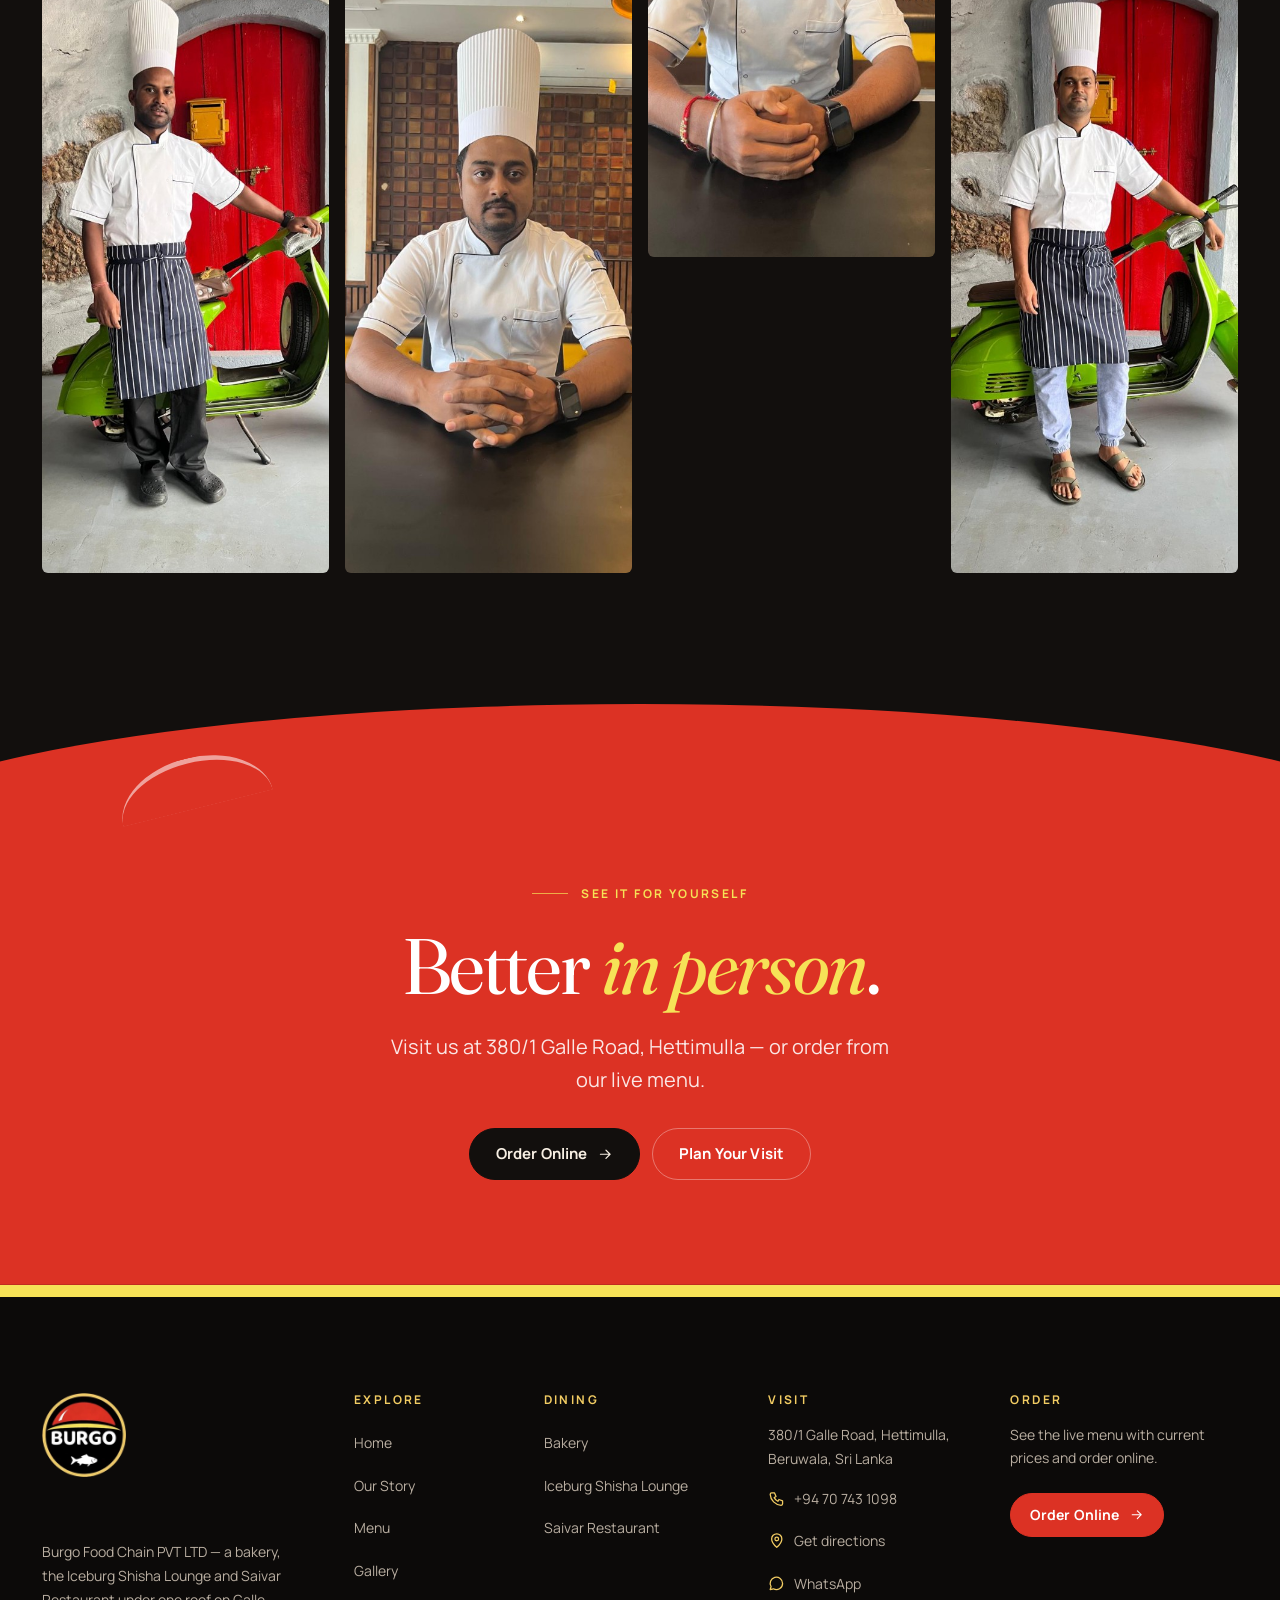
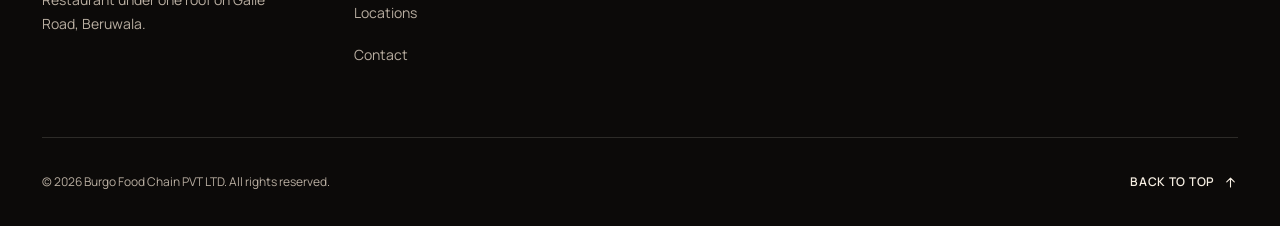
<file: gallery.html>
﻿<!DOCTYPE html>
<html lang="en">
<head>
  <meta charset="UTF-8">
  <meta name="viewport" content="width=device-width, initial-scale=1, viewport-fit=cover">
  <title>Gallery | Burgo Food Chain, Beruwala</title>
  <meta name="description" content="Photos of food, spaces, evenings and our team at Burgo Food Chain — the Bakery, Iceburg Shisha Lounge and Saivar Restaurant on Galle Road, Beruwala.">
  <link rel="canonical" href="https://burgofc.com/gallery.html">
  <meta name="theme-color" content="#120F0D">

  <meta property="og:type" content="website">
  <meta property="og:site_name" content="Burgo Food Chain">
  <meta property="og:url" content="https://burgofc.com/gallery.html">
  <meta property="og:title" content="Gallery | Burgo Food Chain">
  <meta property="og:description" content="Food, spaces and evenings at Burgo on Galle Road, Beruwala.">
  <meta property="og:image" content="https://burgofc.com/assets/images/og-image.jpg">
  <meta name="twitter:card" content="summary_large_image">

  <link rel="icon" href="assets/icons/favicon.ico" sizes="48x48">
  <link rel="icon" type="image/png" href="assets/icons/favicon-32.png" sizes="32x32">
  <link rel="apple-touch-icon" href="assets/icons/apple-touch-icon.png">
  <link rel="manifest" href="site.webmanifest">

  <link rel="preconnect" href="https://fonts.googleapis.com">
  <link rel="preconnect" href="https://fonts.gstatic.com" crossorigin>
  <link rel="stylesheet" href="https://fonts.googleapis.com/css2?family=Fraunces:ital,opsz,wght@0,9..144,300..600;1,9..144,300..600&family=Manrope:wght@400;500;600;700;800&display=swap">
  <link rel="stylesheet" href="css/style.css?v=8">
  <script>document.documentElement.classList.add('js');</script>
</head>
<body id="top">
  <a class="skip-link" href="#main">Skip to content</a>

  <!-- ============ Header ============ -->
  <header class="site-header" data-header>
    <div class="container container--wide site-header__inner">
      <a class="brand" href="index.html" aria-label="Burgo Food Chain home">
        <img class="brand__logo" src="assets/images/brand/burgo-logo-192.webp" width="60" height="60" alt="Burgo Food Chain logo">
      </a>

      <nav class="primary-nav" aria-label="Primary">
        <ul class="primary-nav__list" role="list">
          <li><a class="primary-nav__link" href="index.html">Home</a></li>
          <li><a class="primary-nav__link" href="about.html">Our Story</a></li>
          <li><a class="primary-nav__link" href="experiences.html">Dining Experiences</a></li>
          <li><a class="primary-nav__link" href="menu.html">Menu</a></li>
          <li><a class="primary-nav__link" href="gallery.html" aria-current="page">Gallery</a></li>
          <li><a class="primary-nav__link" href="locations.html">Locations</a></li>
          <li><a class="primary-nav__link" href="locations.html#contact">Contact</a></li>
        </ul>
      </nav>

      <div class="site-header__actions">
        <a class="btn btn--primary btn--sm" href="menu.html#order" data-link="order"><span>Order<span class="site-header__order-extra"> Online</span></span></a>
        <button class="menu-toggle" type="button" aria-expanded="false" aria-controls="mobile-menu" data-menu-toggle>
          <span class="visually-hidden">Open menu</span>
          <span class="menu-toggle__bars" aria-hidden="true"></span>
        </button>
      </div>
    </div>
  </header>

  <div class="mobile-menu" id="mobile-menu" data-mobile-menu inert>
    <div class="mobile-menu__backdrop" data-menu-close></div>
    <div class="mobile-menu__panel" role="dialog" aria-modal="true" aria-label="Site menu">
      <div class="mobile-menu__head">
        <a class="mobile-menu__brand" href="index.html">
          <img src="assets/images/brand/burgo-logo-96.webp" width="40" height="40" alt="">
          <span>Burgo Food Chain</span>
        </a>
        <button class="icon-btn mobile-menu__close" type="button" data-menu-close>
          <span class="visually-hidden">Close menu</span>
          <svg class="icon" viewBox="0 0 24 24" aria-hidden="true"><path d="M6 6l12 12M18 6L6 18"/></svg>
        </button>
      </div>
      <nav class="mobile-menu__nav" aria-label="Mobile">
        <ul class="mobile-menu__list" role="list">
          <li class="mobile-menu__item"><a class="mobile-menu__link" href="index.html"><span class="mobile-menu__num">01</span>Home</a></li>
          <li class="mobile-menu__item"><a class="mobile-menu__link" href="about.html"><span class="mobile-menu__num">02</span>Our Story</a></li>
          <li class="mobile-menu__item"><a class="mobile-menu__link" href="experiences.html"><span class="mobile-menu__num">03</span>Dining Experiences</a></li>
          <li class="mobile-menu__item"><a class="mobile-menu__link" href="menu.html"><span class="mobile-menu__num">04</span>Menu</a></li>
          <li class="mobile-menu__item"><a class="mobile-menu__link" href="gallery.html" aria-current="page"><span class="mobile-menu__num">05</span>Gallery</a></li>
          <li class="mobile-menu__item"><a class="mobile-menu__link" href="locations.html"><span class="mobile-menu__num">06</span>Locations</a></li>
          <li class="mobile-menu__item"><a class="mobile-menu__link" href="locations.html#contact"><span class="mobile-menu__num">07</span>Contact</a></li>
        </ul>
      </nav>
      <div class="mobile-menu__footer theme-dark">
        <a class="btn btn--primary btn--block" href="menu.html#order" data-link="order">
          Order Online
          <svg class="icon icon--arrow" viewBox="0 0 24 24" aria-hidden="true"><path d="M5 12h14M13 6l6 6-6 6"/></svg>
        </a>
        <div class="mobile-menu__row">
          <a class="btn btn--ghost btn--sm" href="tel:+94707431098" data-link="call">Call</a>
          <a class="btn btn--ghost btn--sm" href="https://wa.me/94707431098" data-link="whatsapp">WhatsApp</a>
        </div>
        <address class="mobile-menu__address">380/1 Galle Road, Hettimulla, Beruwala</address>
      </div>
    </div>
  </div>

  <main id="main">

    <!-- ============ Page hero ============ -->
    <section class="page-hero theme-dark" aria-labelledby="page-title">
      <div class="page-hero__dome" aria-hidden="true"></div>
      <div class="container">
        <nav class="breadcrumb" aria-label="Breadcrumb" data-enter>
          <ol>
            <li><a href="index.html">Home</a></li>
            <li><span aria-current="page">Gallery</span></li>
          </ol>
        </nav>
        <h1 class="page-hero__title" id="page-title" data-enter style="--enter-delay: 120">Moments at <em>Burgo</em>.</h1>
        <p class="page-hero__lead" data-enter style="--enter-delay: 240">Plates, spaces, evenings and the team behind the Bakery, Iceburg Shisha Lounge and Saivar Restaurant.</p>
      </div>
    </section>

    <!-- ============ Gallery ============ -->
    <section class="section theme-dark" aria-labelledby="gallery-title" style="padding-top: calc(var(--section-space) * 0.5)">
      <div class="container">
        <h2 class="visually-hidden" id="gallery-title">Photo gallery</h2>
        <div class="tabs gallery-filters" data-gallery-filters role="group" aria-label="Filter photos"></div>
        <p class="visually-hidden" data-gallery-status aria-live="polite"></p>
        <!-- Images come from data/gallery-data.js -->
        <div class="gallery-grid" data-gallery-grid data-lightbox-group></div>
        <noscript><p class="gallery-empty">Turn on JavaScript to view the gallery.</p></noscript>
      </div>
    </section>

    <!-- ============ CTA band ============ -->
    <section class="cta-band theme-red" aria-labelledby="cta-title">
      <span class="cta-band__gloss" aria-hidden="true"></span>
      <div class="container cta-band__inner">
        <p class="eyebrow" data-reveal>See it for yourself</p>
        <h2 class="cta-band__title" id="cta-title" data-reveal>Better <em>in person</em>.</h2>
        <p class="cta-band__text" data-reveal>Visit us at 380/1 Galle Road, Hettimulla — or order from our live menu.</p>
        <div class="btn-group btn-group--stack-sm" data-reveal>
          <a class="btn btn--dark" href="menu.html#order" data-link="order">
            Order Online
            <svg class="icon icon--arrow" viewBox="0 0 24 24" aria-hidden="true"><path d="M5 12h14M13 6l6 6-6 6"/></svg>
          </a>
          <a class="btn btn--ghost" href="locations.html">Plan Your Visit</a>
        </div>
        <div class="btn-group" data-hide-if-empty style="margin-top: var(--space-2)">
          <a class="link-arrow" href="#" data-social="instagram">Follow us on Instagram</a>
          <a class="link-arrow" href="#" data-social="facebook">Follow us on Facebook</a>
        </div>
      </div>
      <span class="cta-band__rim" aria-hidden="true"></span>
    </section>
  </main>

  <!-- ============ Footer ============ -->
  <footer class="site-footer theme-dark">
    <div class="container container--wide">
      <div class="site-footer__top">
        <div class="site-footer__brand">
          <img class="site-footer__logo" src="assets/images/brand/burgo-logo-192.webp" width="84" height="84" loading="lazy" alt="Burgo Food Chain logo">
          <p class="site-footer__intro">Burgo Food Chain PVT LTD — a bakery, the Iceburg Shisha Lounge and Saivar Restaurant under one roof on Galle Road, Beruwala.</p>
          <div class="social" data-hide-if-empty>
            <a class="social__link" href="#" data-social="instagram" aria-label="Burgo on Instagram"><svg class="icon" viewBox="0 0 24 24" aria-hidden="true"><rect x="3" y="3" width="18" height="18" rx="5"/><circle cx="12" cy="12" r="4"/><circle cx="17.5" cy="6.5" r=".6"/></svg></a>
            <a class="social__link" href="#" data-social="facebook" aria-label="Burgo on Facebook"><svg class="icon" viewBox="0 0 24 24" aria-hidden="true"><path d="M14 8h3V4h-3a4 4 0 0 0-4 4v3H7v4h3v6h4v-6h3l1-4h-4V8.5a.5.5 0 0 1 .5-.5z"/></svg></a>
            <a class="social__link" href="#" data-social="tiktok" aria-label="Burgo on TikTok"><svg class="icon" viewBox="0 0 24 24" aria-hidden="true"><path d="M14 3v11.5a3.5 3.5 0 1 1-3.5-3.5"/><path d="M14 3c.5 2.8 2.4 4.6 5 5"/></svg></a>
            <a class="social__link" href="#" data-social="youtube" aria-label="Burgo on YouTube"><svg class="icon" viewBox="0 0 24 24" aria-hidden="true"><rect x="2.5" y="5.5" width="19" height="13" rx="4"/><path d="M10.5 9.5v5l4.5-2.5z"/></svg></a>
          </div>
        </div>

        <nav class="site-footer__col" aria-label="Footer">
          <h2 class="site-footer__heading">Explore</h2>
          <ul class="site-footer__links" role="list">
            <li><a class="site-footer__link" href="index.html">Home</a></li>
            <li><a class="site-footer__link" href="about.html">Our Story</a></li>
            <li><a class="site-footer__link" href="menu.html">Menu</a></li>
            <li><a class="site-footer__link" href="gallery.html">Gallery</a></li>
            <li><a class="site-footer__link" href="locations.html">Locations</a></li>
            <li><a class="site-footer__link" href="locations.html#contact">Contact</a></li>
          </ul>
        </nav>

        <div class="site-footer__col">
          <h2 class="site-footer__heading">Dining</h2>
          <ul class="site-footer__links" role="list">
            <li><a class="site-footer__link" href="experiences.html#bakery">Bakery</a></li>
            <li><a class="site-footer__link" href="experiences.html#iceburg">Iceburg Shisha Lounge</a></li>
            <li><a class="site-footer__link" href="experiences.html#saivar">Saivar Restaurant</a></li>
          </ul>
        </div>

        <div class="site-footer__col site-footer__visit">
          <h2 class="site-footer__heading">Visit</h2>
          <address>380/1 Galle Road, Hettimulla,<br>Beruwala, Sri Lanka</address>
          <ul class="site-footer__links" role="list">
            <li><a class="site-footer__link" href="tel:+94707431098"><svg class="icon" viewBox="0 0 24 24" aria-hidden="true"><path d="M5 4h4l2 5-2.5 1.5a11 11 0 0 0 5 5L15 13l5 2v4a2 2 0 0 1-2 2A16 16 0 0 1 3 6a2 2 0 0 1 2-2"/></svg>+94 70 743 1098</a></li>
            <li><a class="site-footer__link" href="https://www.google.com/maps/search/?api=1&amp;query=380%2F1%20Galle%20Road%2C%20Hettimulla%2C%20Beruwala" data-link="directions"><svg class="icon" viewBox="0 0 24 24" aria-hidden="true"><path d="M12 21s-7-6.2-7-11.5a7 7 0 0 1 14 0C19 14.8 12 21 12 21z"/><circle cx="12" cy="9.5" r="2.5"/></svg>Get directions</a></li>
            <li><a class="site-footer__link" href="https://wa.me/94707431098" data-link="whatsapp"><svg class="icon" viewBox="0 0 24 24" aria-hidden="true"><path d="M20 11.5a8.5 8.5 0 0 1-12.6 7.4L3 20l1.2-4.2A8.5 8.5 0 1 1 20 11.5z"/></svg>WhatsApp</a></li>
          </ul>
        </div>

        <div class="site-footer__col site-footer__order">
          <h2 class="site-footer__heading">Order</h2>
          <p>See the live menu with current prices and order online.</p>
          <a class="btn btn--primary btn--sm" href="menu.html#order" data-link="order">
            Order Online
            <svg class="icon icon--arrow" viewBox="0 0 24 24" aria-hidden="true"><path d="M5 12h14M13 6l6 6-6 6"/></svg>
          </a>
        </div>
      </div>

      <div class="site-footer__bottom">
        <p>&copy; <span data-year>2026</span> Burgo Food Chain PVT LTD. All rights reserved.</p>
        <a class="back-to-top" href="#top">Back to top <svg class="icon" viewBox="0 0 24 24" aria-hidden="true"><path d="M12 19V5M6 11l6-6 6 6"/></svg></a>
      </div>
    </div>
  </footer>

  <script src="js/config.js?v=8"></script>
  <script src="data/gallery-data.js?v=15"></script>
  <script src="js/analytics.js?v=8"></script>
  <script src="js/main.js?v=8"></script>
  <script src="js/navigation.js?v=8"></script>
  <script src="js/gallery.js?v=8"></script>
  <script src="js/animations.js?v=8"></script>
</body>
</html>
</file>
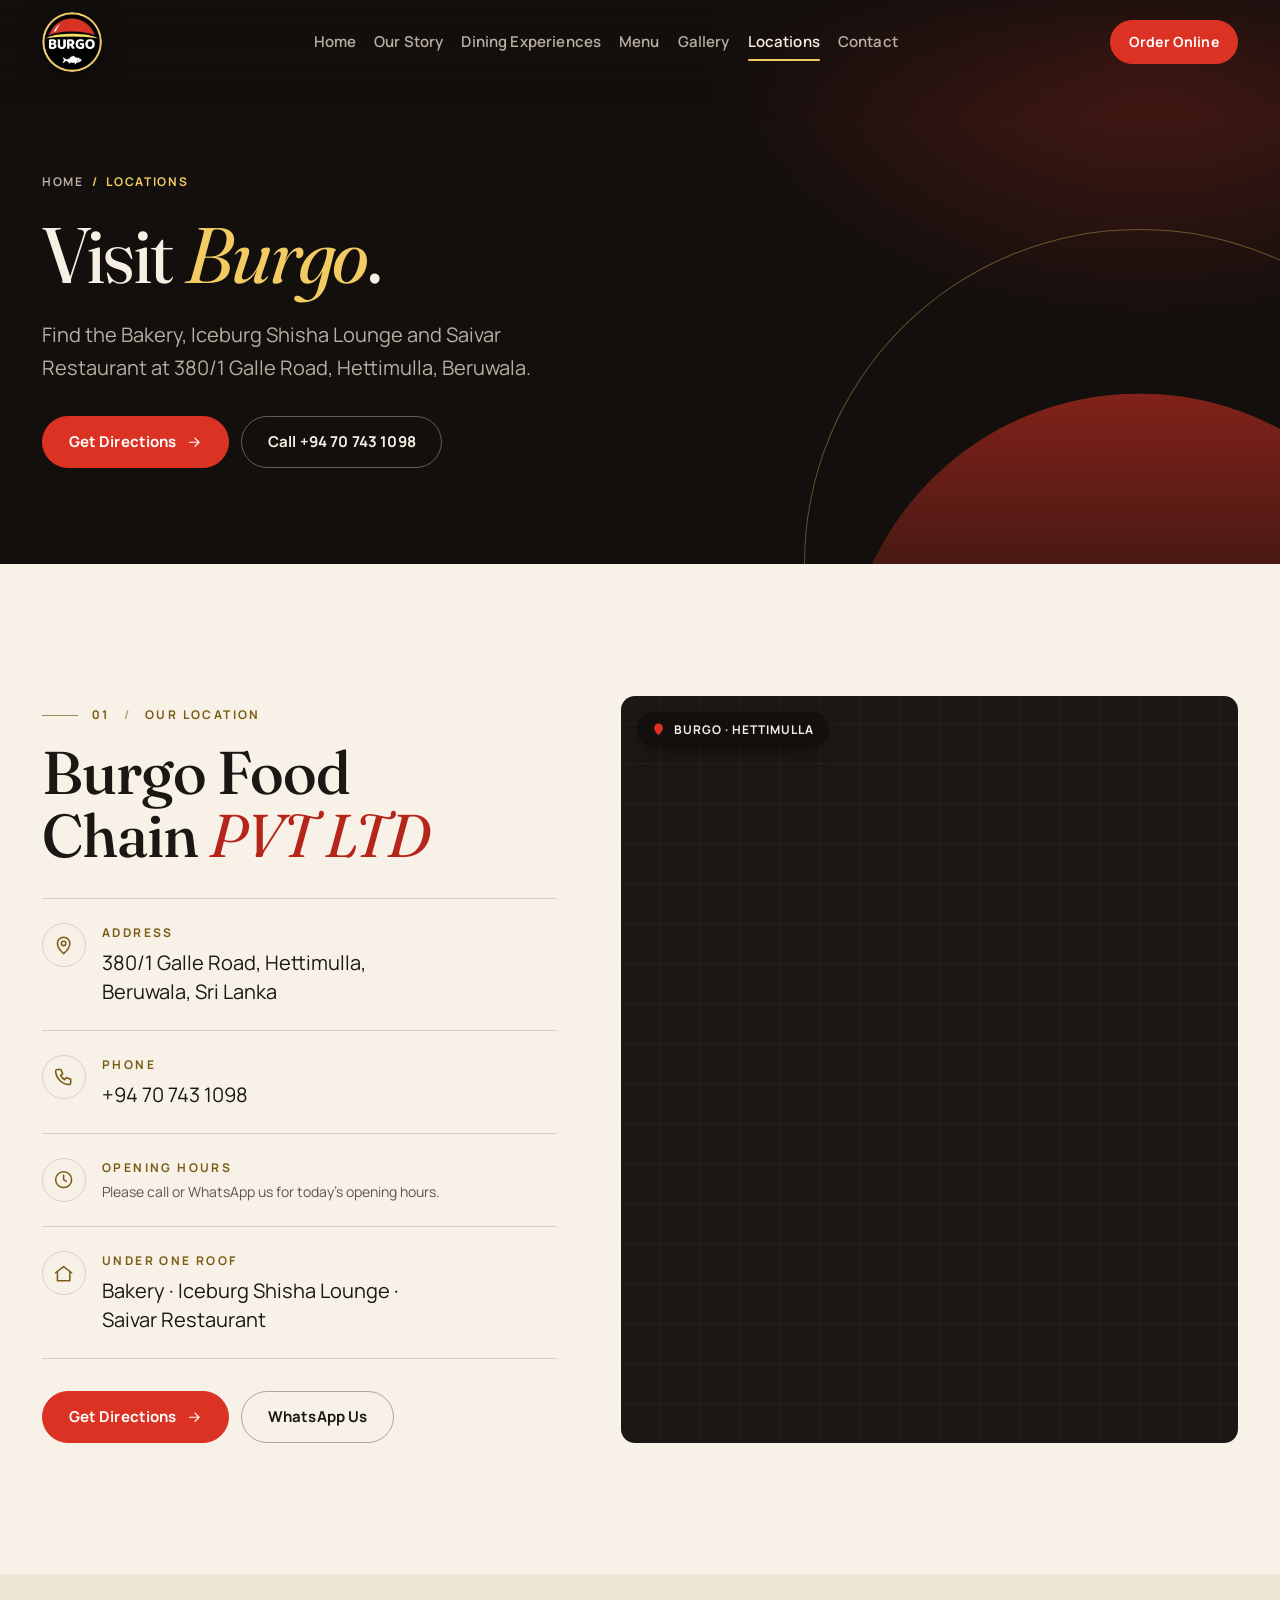
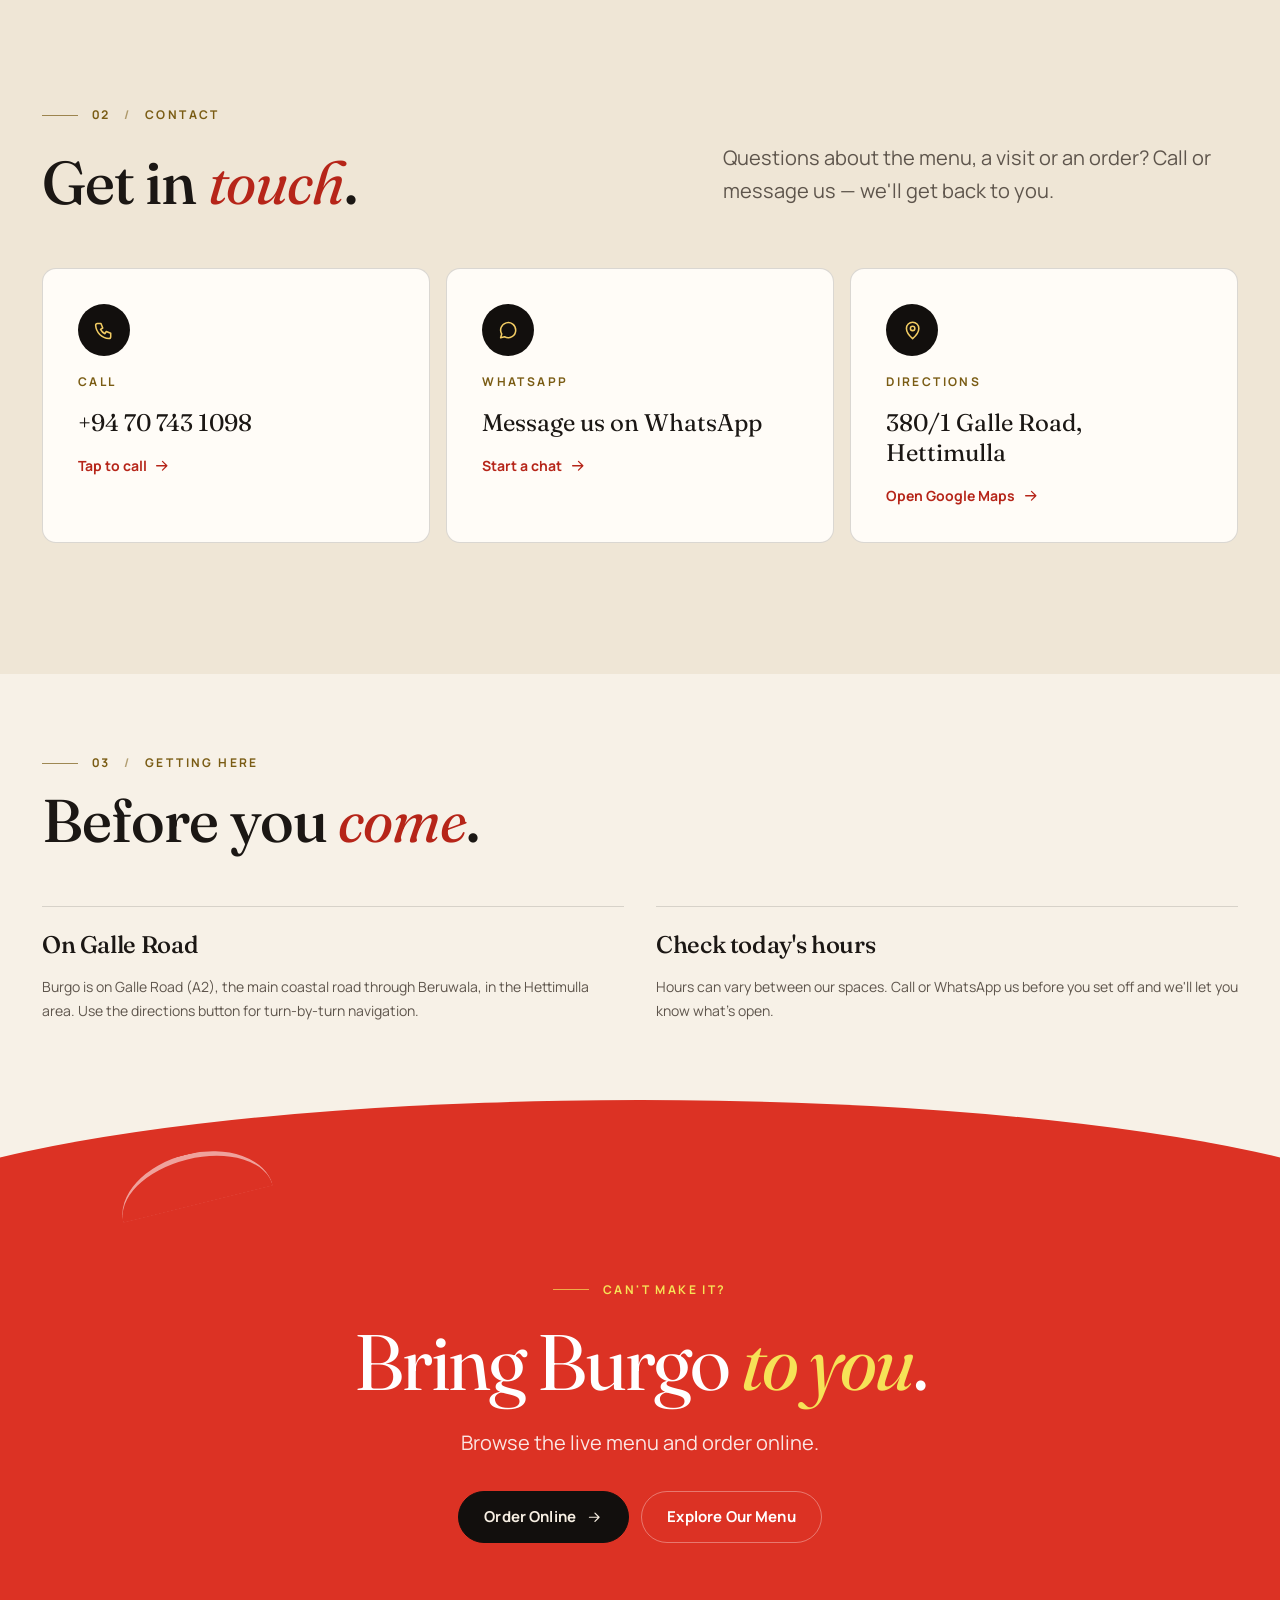
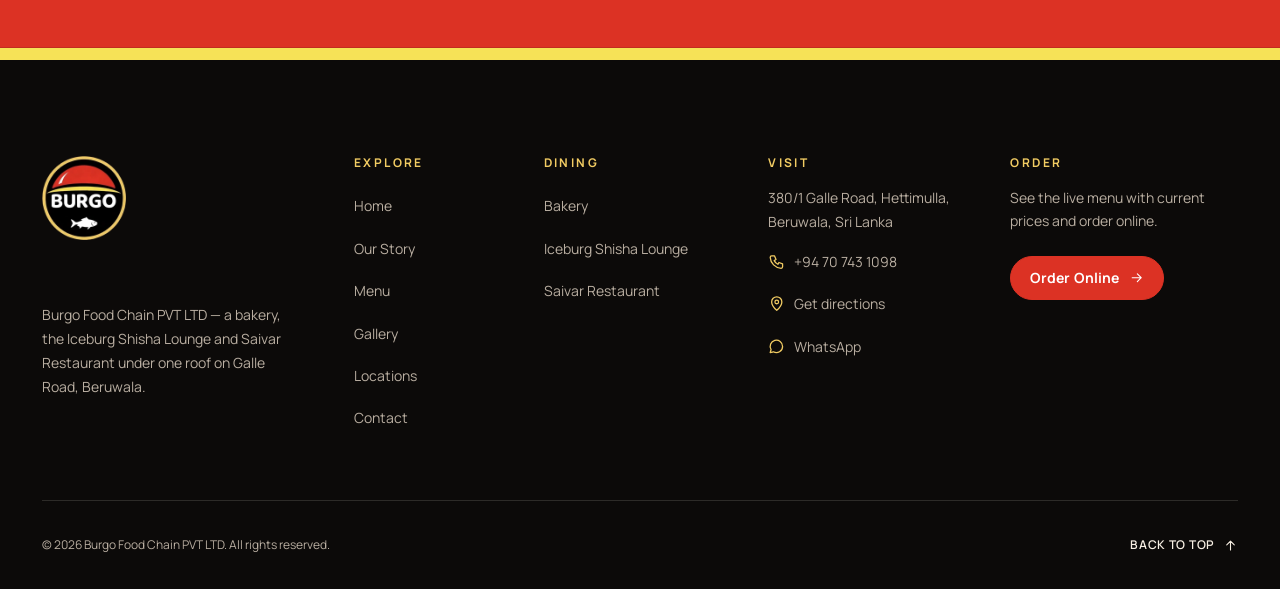
<file: locations.html>
﻿<!DOCTYPE html>
<html lang="en">
<head>
  <meta charset="UTF-8">
  <meta name="viewport" content="width=device-width, initial-scale=1, viewport-fit=cover">
  <title>Location &amp; Contact | Burgo Food Chain, Galle Road, Beruwala</title>
  <meta name="description" content="Visit Burgo Food Chain at 380/1 Galle Road, Hettimulla, Beruwala. Call +94 70 743 1098, message us on WhatsApp or get directions.">
  <link rel="canonical" href="https://burgofc.com/locations.html">
  <meta name="theme-color" content="#120F0D">

  <meta property="og:type" content="website">
  <meta property="og:site_name" content="Burgo Food Chain">
  <meta property="og:url" content="https://burgofc.com/locations.html">
  <meta property="og:title" content="Location & Contact | Burgo Food Chain">
  <meta property="og:description" content="380/1 Galle Road, Hettimulla, Beruwala · +94 70 743 1098">
  <meta property="og:image" content="https://burgofc.com/assets/images/og-image.jpg">
  <meta name="twitter:card" content="summary_large_image">

  <link rel="icon" href="assets/icons/favicon.ico" sizes="48x48">
  <link rel="icon" type="image/png" href="assets/icons/favicon-32.png" sizes="32x32">
  <link rel="apple-touch-icon" href="assets/icons/apple-touch-icon.png">
  <link rel="manifest" href="site.webmanifest">

  <link rel="preconnect" href="https://fonts.googleapis.com">
  <link rel="preconnect" href="https://fonts.gstatic.com" crossorigin>
  <link rel="stylesheet" href="https://fonts.googleapis.com/css2?family=Fraunces:ital,opsz,wght@0,9..144,300..600;1,9..144,300..600&family=Manrope:wght@400;500;600;700;800&display=swap">
  <link rel="stylesheet" href="css/style.css">
  <script>document.documentElement.classList.add('js');</script>

  <script type="application/ld+json">
  {
    "@context": "https://schema.org",
    "@type": "Restaurant",
    "name": "Burgo Food Chain PVT LTD",
    "url": "https://burgofc.com/",
    "logo": "https://burgofc.com/assets/images/brand/burgo-logo-384.png",
    "image": "https://burgofc.com/assets/images/og-image.jpg",
    "telephone": "+94707431098",
    "address": {
      "@type": "PostalAddress",
      "streetAddress": "380/1 Galle Road, Hettimulla",
      "addressLocality": "Beruwala",
      "addressCountry": "LK"
    }
  }
  </script>
</head>
<body id="top">
  <a class="skip-link" href="#main">Skip to content</a>

  <!-- ============ Header ============ -->
  <header class="site-header" data-header>
    <div class="container container--wide site-header__inner">
      <a class="brand" href="index.html" aria-label="Burgo Food Chain home">
        <img class="brand__logo" src="assets/images/brand/burgo-logo-192.webp" width="60" height="60" alt="Burgo Food Chain logo">
      </a>

      <nav class="primary-nav" aria-label="Primary">
        <ul class="primary-nav__list" role="list">
          <li><a class="primary-nav__link" href="index.html">Home</a></li>
          <li><a class="primary-nav__link" href="about.html">Our Story</a></li>
          <li><a class="primary-nav__link" href="experiences.html">Dining Experiences</a></li>
          <li><a class="primary-nav__link" href="menu.html">Menu</a></li>
          <li><a class="primary-nav__link" href="gallery.html">Gallery</a></li>
          <li><a class="primary-nav__link" href="locations.html" aria-current="page">Locations</a></li>
          <li><a class="primary-nav__link" href="locations.html#contact">Contact</a></li>
        </ul>
      </nav>

      <div class="site-header__actions">
        <a class="btn btn--primary btn--sm" href="menu.html#order" data-link="order"><span>Order<span class="site-header__order-extra"> Online</span></span></a>
        <button class="menu-toggle" type="button" aria-expanded="false" aria-controls="mobile-menu" data-menu-toggle>
          <span class="visually-hidden">Open menu</span>
          <span class="menu-toggle__bars" aria-hidden="true"></span>
        </button>
      </div>
    </div>
  </header>

  <div class="mobile-menu" id="mobile-menu" data-mobile-menu inert>
    <div class="mobile-menu__backdrop" data-menu-close></div>
    <div class="mobile-menu__panel" role="dialog" aria-modal="true" aria-label="Site menu">
      <div class="mobile-menu__head">
        <a class="mobile-menu__brand" href="index.html">
          <img src="assets/images/brand/burgo-logo-96.webp" width="40" height="40" alt="">
          <span>Burgo Food Chain</span>
        </a>
        <button class="icon-btn mobile-menu__close" type="button" data-menu-close>
          <span class="visually-hidden">Close menu</span>
          <svg class="icon" viewBox="0 0 24 24" aria-hidden="true"><path d="M6 6l12 12M18 6L6 18"/></svg>
        </button>
      </div>
      <nav class="mobile-menu__nav" aria-label="Mobile">
        <ul class="mobile-menu__list" role="list">
          <li class="mobile-menu__item"><a class="mobile-menu__link" href="index.html"><span class="mobile-menu__num">01</span>Home</a></li>
          <li class="mobile-menu__item"><a class="mobile-menu__link" href="about.html"><span class="mobile-menu__num">02</span>Our Story</a></li>
          <li class="mobile-menu__item"><a class="mobile-menu__link" href="experiences.html"><span class="mobile-menu__num">03</span>Dining Experiences</a></li>
          <li class="mobile-menu__item"><a class="mobile-menu__link" href="menu.html"><span class="mobile-menu__num">04</span>Menu</a></li>
          <li class="mobile-menu__item"><a class="mobile-menu__link" href="gallery.html"><span class="mobile-menu__num">05</span>Gallery</a></li>
          <li class="mobile-menu__item"><a class="mobile-menu__link" href="locations.html" aria-current="page"><span class="mobile-menu__num">06</span>Locations</a></li>
          <li class="mobile-menu__item"><a class="mobile-menu__link" href="locations.html#contact"><span class="mobile-menu__num">07</span>Contact</a></li>
        </ul>
      </nav>
      <div class="mobile-menu__footer theme-dark">
        <a class="btn btn--primary btn--block" href="menu.html#order" data-link="order">
          Order Online
          <svg class="icon icon--arrow" viewBox="0 0 24 24" aria-hidden="true"><path d="M5 12h14M13 6l6 6-6 6"/></svg>
        </a>
        <div class="mobile-menu__row">
          <a class="btn btn--ghost btn--sm" href="tel:+94707431098" data-link="call">Call</a>
          <a class="btn btn--ghost btn--sm" href="https://wa.me/94707431098" data-link="whatsapp">WhatsApp</a>
        </div>
        <address class="mobile-menu__address">380/1 Galle Road, Hettimulla, Beruwala</address>
      </div>
    </div>
  </div>

  <main id="main">

    <!-- ============ Page hero ============ -->
    <section class="page-hero theme-dark" aria-labelledby="page-title">
      <div class="page-hero__dome" aria-hidden="true"></div>
      <div class="container">
        <nav class="breadcrumb" aria-label="Breadcrumb" data-enter>
          <ol>
            <li><a href="index.html">Home</a></li>
            <li><span aria-current="page">Locations</span></li>
          </ol>
        </nav>
        <h1 class="page-hero__title" id="page-title" data-enter style="--enter-delay: 120">Visit <em>Burgo</em>.</h1>
        <p class="page-hero__lead" data-enter style="--enter-delay: 240">Find the Bakery, Iceburg Shisha Lounge and Saivar Restaurant at 380/1 Galle Road, Hettimulla, Beruwala.</p>
        <div class="btn-group btn-group--stack-sm" data-enter style="--enter-delay: 360">
          <a class="btn btn--primary" href="https://www.google.com/maps/dir/?api=1&amp;destination=380%2F1%20Galle%20Road%2C%20Hettimulla%2C%20Beruwala" data-link="directions">
            Get Directions
            <svg class="icon icon--arrow" viewBox="0 0 24 24" aria-hidden="true"><path d="M5 12h14M13 6l6 6-6 6"/></svg>
          </a>
          <a class="btn btn--ghost" href="tel:+94707431098" data-link="call">Call +94 70 743 1098</a>
        </div>
      </div>
    </section>

    <!-- ============ Location ============ -->
    <section class="section theme-light" id="location" aria-labelledby="location-title">
      <div class="container">
        <div class="visit__grid">
          <div class="visit__info">
            <div data-reveal>
              <p class="eyebrow"><span class="eyebrow__num">01</span>Our location</p>
              <h2 class="visit__title" id="location-title">Burgo Food Chain <em>PVT LTD</em></h2>
            </div>

            <ul class="info-list" role="list" data-reveal>
              <li class="info-list__item">
                <span class="info-list__icon"><svg class="icon" viewBox="0 0 24 24" aria-hidden="true"><path d="M12 21s-7-6.2-7-11.5a7 7 0 0 1 14 0C19 14.8 12 21 12 21z"/><circle cx="12" cy="9.5" r="2.5"/></svg></span>
                <div>
                  <p class="info-list__label">Address</p>
                  <address class="info-list__value">380/1 Galle Road, Hettimulla,<br>Beruwala, Sri Lanka</address>
                </div>
              </li>
              <li class="info-list__item">
                <span class="info-list__icon"><svg class="icon" viewBox="0 0 24 24" aria-hidden="true"><path d="M5 4h4l2 5-2.5 1.5a11 11 0 0 0 5 5L15 13l5 2v4a2 2 0 0 1-2 2A16 16 0 0 1 3 6a2 2 0 0 1 2-2"/></svg></span>
                <div>
                  <p class="info-list__label">Phone</p>
                  <p class="info-list__value"><a href="tel:+94707431098">+94 70 743 1098</a></p>
                </div>
              </li>
              <li class="info-list__item">
                <span class="info-list__icon"><svg class="icon" viewBox="0 0 24 24" aria-hidden="true"><circle cx="12" cy="12" r="9"/><path d="M12 7v5l3 2"/></svg></span>
                <div>
                  <p class="info-list__label">Opening hours</p>
                  <div class="info-list__value" data-hours>
                    <p class="info-list__note">Please call or WhatsApp us for today's opening hours.</p>
                  </div>
                </div>
              </li>
              <li class="info-list__item">
                <span class="info-list__icon"><svg class="icon" viewBox="0 0 24 24" aria-hidden="true"><path d="M3 11l9-7 9 7"/><path d="M5 10v10h14V10"/></svg></span>
                <div>
                  <p class="info-list__label">Under one roof</p>
                  <p class="info-list__value">Bakery · Iceburg Shisha Lounge · Saivar Restaurant</p>
                </div>
              </li>
            </ul>

            <div class="btn-group btn-group--stack-sm" data-reveal>
              <a class="btn btn--primary" href="https://www.google.com/maps/dir/?api=1&amp;destination=380%2F1%20Galle%20Road%2C%20Hettimulla%2C%20Beruwala" data-link="directions">
                Get Directions
                <svg class="icon icon--arrow" viewBox="0 0 24 24" aria-hidden="true"><path d="M5 12h14M13 6l6 6-6 6"/></svg>
              </a>
              <a class="btn btn--ghost" href="https://wa.me/94707431098" data-link="whatsapp">WhatsApp Us</a>
            </div>
          </div>

          <div class="visit__map theme-dark" data-reveal>
            <div class="map-frame" data-map>
              <span class="map-frame__pin"><svg class="icon icon--fill" viewBox="0 0 24 24" aria-hidden="true"><path d="M12 21s-7-6.2-7-11.5a7 7 0 0 1 14 0C19 14.8 12 21 12 21z"/></svg>Burgo · Hettimulla</span>
              <div class="map-frame__fallback">
                <p>Map loading…</p>
                <a class="link-arrow" href="https://www.google.com/maps/search/?api=1&amp;query=380%2F1%20Galle%20Road%2C%20Hettimulla%2C%20Beruwala" data-link="directions">Open in Google Maps</a>
              </div>
            </div>
          </div>
        </div>
      </div>
    </section>

    <!-- ============ Contact ============ -->
    <section class="section theme-alt" id="contact" aria-labelledby="contact-title">
      <div class="container">
        <div class="section-head section-head--split">
          <p class="eyebrow" data-reveal><span class="eyebrow__num">02</span>Contact</p>
          <h2 class="section-head__title" id="contact-title" data-reveal>Get in <em>touch</em>.</h2>
          <div class="section-head__aside" data-reveal>
            <p class="section-head__text">Questions about the menu, a visit or an order? Call or message us — we'll get back to you.</p>
          </div>
        </div>

        <div class="contact-cards" data-reveal-stagger>
          <article class="contact-card">
            <span class="contact-card__icon"><svg class="icon" viewBox="0 0 24 24" aria-hidden="true"><path d="M5 4h4l2 5-2.5 1.5a11 11 0 0 0 5 5L15 13l5 2v4a2 2 0 0 1-2 2A16 16 0 0 1 3 6a2 2 0 0 1 2-2"/></svg></span>
            <p class="contact-card__label">Call</p>
            <p class="contact-card__value"><a href="tel:+94707431098" data-link="call">+94 70 743 1098</a></p>
            <span class="contact-card__hint" aria-hidden="true">Tap to call <svg class="icon" viewBox="0 0 24 24"><path d="M5 12h14M13 6l6 6-6 6"/></svg></span>
          </article>
          <article class="contact-card">
            <span class="contact-card__icon"><svg class="icon" viewBox="0 0 24 24" aria-hidden="true"><path d="M20 11.5a8.5 8.5 0 0 1-12.6 7.4L3 20l1.2-4.2A8.5 8.5 0 1 1 20 11.5z"/></svg></span>
            <p class="contact-card__label">WhatsApp</p>
            <p class="contact-card__value"><a href="https://wa.me/94707431098" data-link="whatsapp">Message us on WhatsApp</a></p>
            <span class="contact-card__hint" aria-hidden="true">Start a chat <svg class="icon" viewBox="0 0 24 24"><path d="M5 12h14M13 6l6 6-6 6"/></svg></span>
          </article>
          <article class="contact-card">
            <span class="contact-card__icon"><svg class="icon" viewBox="0 0 24 24" aria-hidden="true"><path d="M12 21s-7-6.2-7-11.5a7 7 0 0 1 14 0C19 14.8 12 21 12 21z"/><circle cx="12" cy="9.5" r="2.5"/></svg></span>
            <p class="contact-card__label">Directions</p>
            <p class="contact-card__value"><a href="https://www.google.com/maps/dir/?api=1&amp;destination=380%2F1%20Galle%20Road%2C%20Hettimulla%2C%20Beruwala" data-link="directions">380/1 Galle Road, Hettimulla</a></p>
            <span class="contact-card__hint" aria-hidden="true">Open Google Maps <svg class="icon" viewBox="0 0 24 24"><path d="M5 12h14M13 6l6 6-6 6"/></svg></span>
          </article>
        </div>

        <p class="notice" style="margin-top: var(--space-6)" data-hide-if-empty>
          <a class="link-arrow" href="#" data-link="email">Prefer email? Write to us</a>
        </p>
      </div>
    </section>

    <!-- ============ Getting here ============ -->
    <section class="section section--tight theme-light" aria-labelledby="getting-title">
      <div class="container">
        <div class="section-head">
          <p class="eyebrow" data-reveal><span class="eyebrow__num">03</span>Getting here</p>
          <h2 class="section-head__title" id="getting-title" data-reveal>Before you <em>come</em>.</h2>
        </div>
        <div class="getting-here" data-reveal-stagger>
          <div class="value">
            <h3 class="value__title">On Galle Road</h3>
            <p class="value__text">Burgo is on Galle Road (A2), the main coastal road through Beruwala, in the Hettimulla area. Use the directions button for turn-by-turn navigation.</p>
          </div>
          <div class="value">
            <h3 class="value__title">Check today's hours</h3>
            <p class="value__text">Hours can vary between our spaces. Call or WhatsApp us before you set off and we'll let you know what's open.</p>
          </div>
        </div>
      </div>
    </section>

    <!-- ============ CTA band ============ -->
    <section class="cta-band cta-band--on-light theme-red" aria-labelledby="cta-title">
      <span class="cta-band__gloss" aria-hidden="true"></span>
      <div class="container cta-band__inner">
        <p class="eyebrow" data-reveal>Can't make it?</p>
        <h2 class="cta-band__title" id="cta-title" data-reveal>Bring Burgo <em>to you</em>.</h2>
        <p class="cta-band__text" data-reveal>Browse the live menu and order online.</p>
        <div class="btn-group btn-group--stack-sm" data-reveal>
          <a class="btn btn--dark" href="menu.html#order" data-link="order">
            Order Online
            <svg class="icon icon--arrow" viewBox="0 0 24 24" aria-hidden="true"><path d="M5 12h14M13 6l6 6-6 6"/></svg>
          </a>
          <a class="btn btn--ghost" href="menu.html">Explore Our Menu</a>
        </div>
      </div>
      <span class="cta-band__rim" aria-hidden="true"></span>
    </section>
  </main>

  <!-- ============ Footer ============ -->
  <footer class="site-footer theme-dark">
    <div class="container container--wide">
      <div class="site-footer__top">
        <div class="site-footer__brand">
          <img class="site-footer__logo" src="assets/images/brand/burgo-logo-192.webp" width="84" height="84" loading="lazy" alt="Burgo Food Chain logo">
          <p class="site-footer__intro">Burgo Food Chain PVT LTD — a bakery, the Iceburg Shisha Lounge and Saivar Restaurant under one roof on Galle Road, Beruwala.</p>
          <div class="social" data-hide-if-empty>
            <a class="social__link" href="#" data-social="instagram" aria-label="Burgo on Instagram"><svg class="icon" viewBox="0 0 24 24" aria-hidden="true"><rect x="3" y="3" width="18" height="18" rx="5"/><circle cx="12" cy="12" r="4"/><circle cx="17.5" cy="6.5" r=".6"/></svg></a>
            <a class="social__link" href="#" data-social="facebook" aria-label="Burgo on Facebook"><svg class="icon" viewBox="0 0 24 24" aria-hidden="true"><path d="M14 8h3V4h-3a4 4 0 0 0-4 4v3H7v4h3v6h4v-6h3l1-4h-4V8.5a.5.5 0 0 1 .5-.5z"/></svg></a>
            <a class="social__link" href="#" data-social="tiktok" aria-label="Burgo on TikTok"><svg class="icon" viewBox="0 0 24 24" aria-hidden="true"><path d="M14 3v11.5a3.5 3.5 0 1 1-3.5-3.5"/><path d="M14 3c.5 2.8 2.4 4.6 5 5"/></svg></a>
            <a class="social__link" href="#" data-social="youtube" aria-label="Burgo on YouTube"><svg class="icon" viewBox="0 0 24 24" aria-hidden="true"><rect x="2.5" y="5.5" width="19" height="13" rx="4"/><path d="M10.5 9.5v5l4.5-2.5z"/></svg></a>
          </div>
        </div>

        <nav class="site-footer__col" aria-label="Footer">
          <h2 class="site-footer__heading">Explore</h2>
          <ul class="site-footer__links" role="list">
            <li><a class="site-footer__link" href="index.html">Home</a></li>
            <li><a class="site-footer__link" href="about.html">Our Story</a></li>
            <li><a class="site-footer__link" href="menu.html">Menu</a></li>
            <li><a class="site-footer__link" href="gallery.html">Gallery</a></li>
            <li><a class="site-footer__link" href="locations.html">Locations</a></li>
            <li><a class="site-footer__link" href="locations.html#contact">Contact</a></li>
          </ul>
        </nav>

        <div class="site-footer__col">
          <h2 class="site-footer__heading">Dining</h2>
          <ul class="site-footer__links" role="list">
            <li><a class="site-footer__link" href="experiences.html#bakery">Bakery</a></li>
            <li><a class="site-footer__link" href="experiences.html#iceburg">Iceburg Shisha Lounge</a></li>
            <li><a class="site-footer__link" href="experiences.html#saivar">Saivar Restaurant</a></li>
          </ul>
        </div>

        <div class="site-footer__col site-footer__visit">
          <h2 class="site-footer__heading">Visit</h2>
          <address>380/1 Galle Road, Hettimulla,<br>Beruwala, Sri Lanka</address>
          <ul class="site-footer__links" role="list">
            <li><a class="site-footer__link" href="tel:+94707431098"><svg class="icon" viewBox="0 0 24 24" aria-hidden="true"><path d="M5 4h4l2 5-2.5 1.5a11 11 0 0 0 5 5L15 13l5 2v4a2 2 0 0 1-2 2A16 16 0 0 1 3 6a2 2 0 0 1 2-2"/></svg>+94 70 743 1098</a></li>
            <li><a class="site-footer__link" href="https://www.google.com/maps/search/?api=1&amp;query=380%2F1%20Galle%20Road%2C%20Hettimulla%2C%20Beruwala" data-link="directions"><svg class="icon" viewBox="0 0 24 24" aria-hidden="true"><path d="M12 21s-7-6.2-7-11.5a7 7 0 0 1 14 0C19 14.8 12 21 12 21z"/><circle cx="12" cy="9.5" r="2.5"/></svg>Get directions</a></li>
            <li><a class="site-footer__link" href="https://wa.me/94707431098" data-link="whatsapp"><svg class="icon" viewBox="0 0 24 24" aria-hidden="true"><path d="M20 11.5a8.5 8.5 0 0 1-12.6 7.4L3 20l1.2-4.2A8.5 8.5 0 1 1 20 11.5z"/></svg>WhatsApp</a></li>
          </ul>
        </div>

        <div class="site-footer__col site-footer__order">
          <h2 class="site-footer__heading">Order</h2>
          <p>See the live menu with current prices and order online.</p>
          <a class="btn btn--primary btn--sm" href="menu.html#order" data-link="order">
            Order Online
            <svg class="icon icon--arrow" viewBox="0 0 24 24" aria-hidden="true"><path d="M5 12h14M13 6l6 6-6 6"/></svg>
          </a>
        </div>
      </div>

      <div class="site-footer__bottom">
        <p>&copy; <span data-year>2026</span> Burgo Food Chain PVT LTD. All rights reserved.</p>
        <a class="back-to-top" href="#top">Back to top <svg class="icon" viewBox="0 0 24 24" aria-hidden="true"><path d="M12 19V5M6 11l6-6 6 6"/></svg></a>
      </div>
    </div>
  </footer>

  <script src="js/config.js"></script>
  <script src="js/analytics.js"></script>
  <script src="js/main.js"></script>
  <script src="js/navigation.js"></script>
  <script src="js/animations.js"></script>
</body>
</html>
</file>
<file: css/style.css>
/**
 * Burgo Food Chain — Main stylesheet
 * Mobile-first: each module keeps its own min-width media queries next to the rules they modify.
 */

@import url('variables.css');
@import url('reset.css');
@import url('base.css');
@import url('layout.css');
@import url('components.css');
@import url('sections.css');
@import url('animations.css');
</file>
